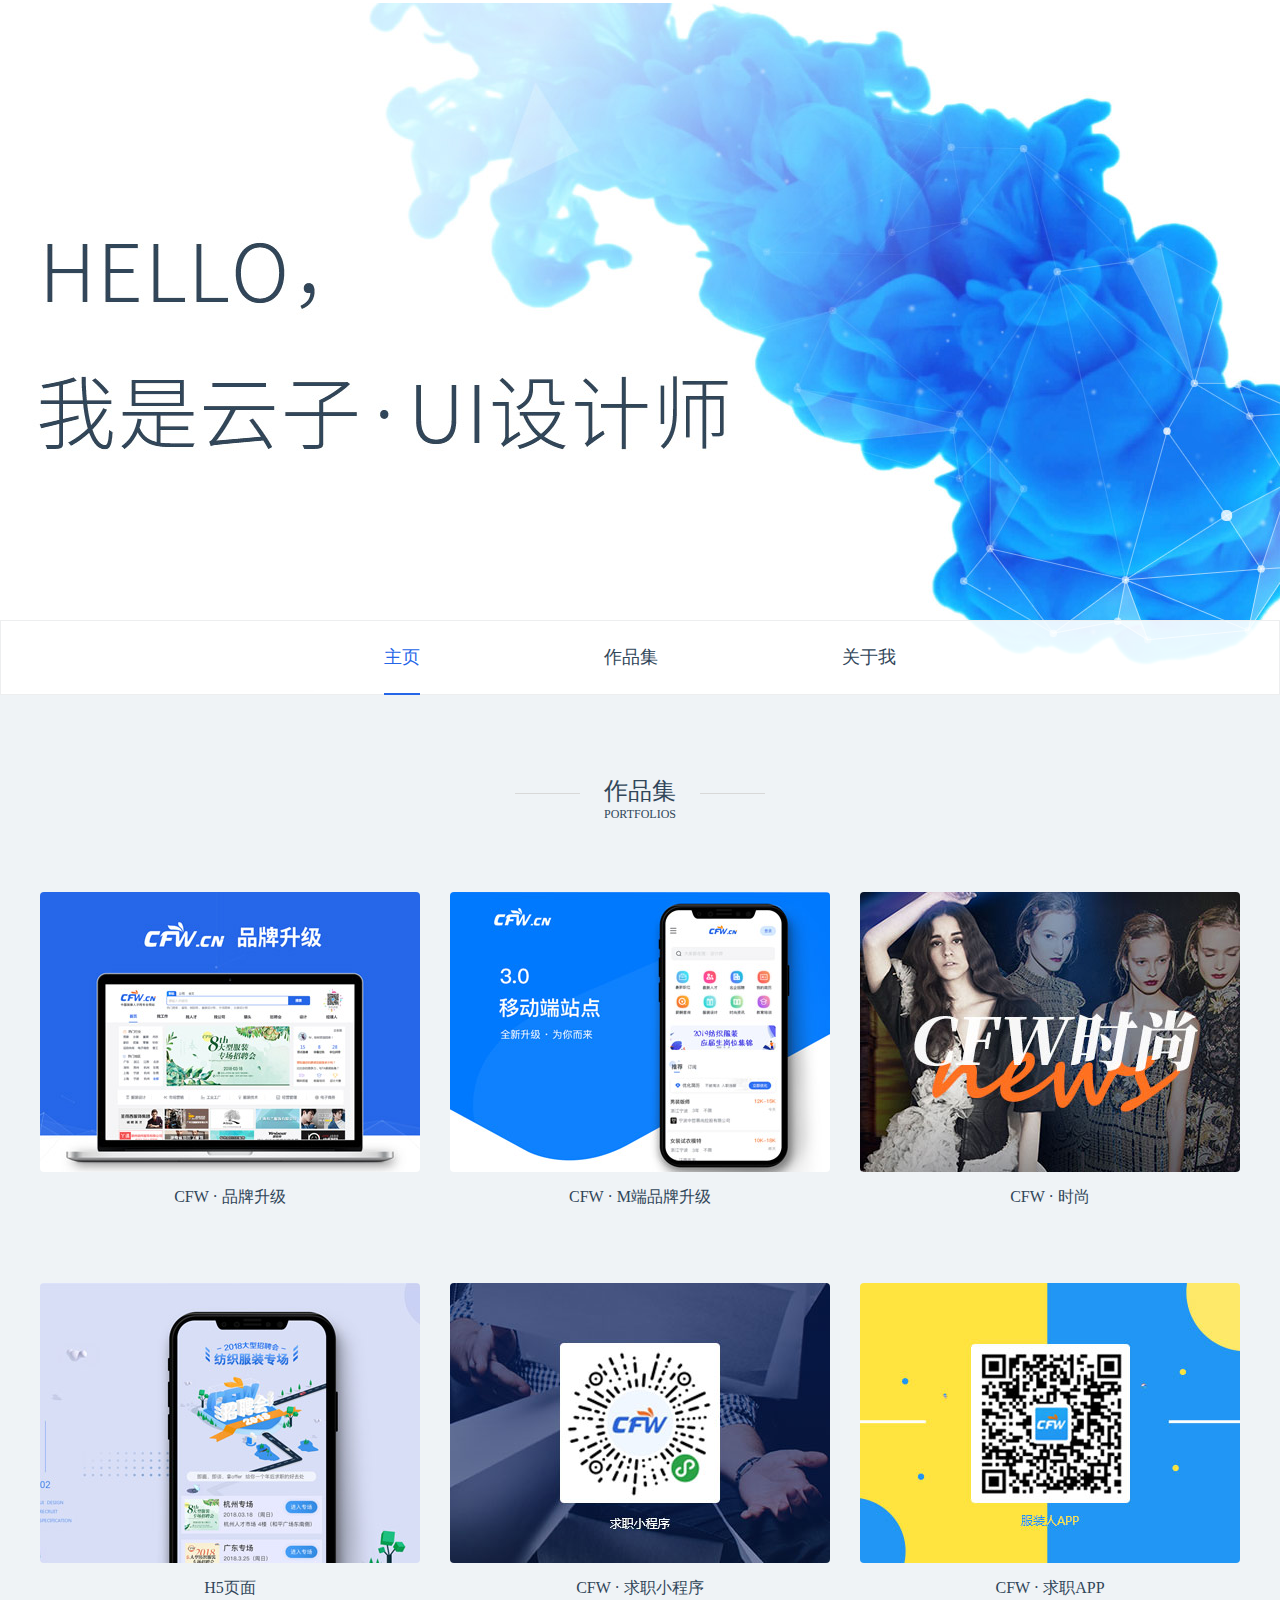
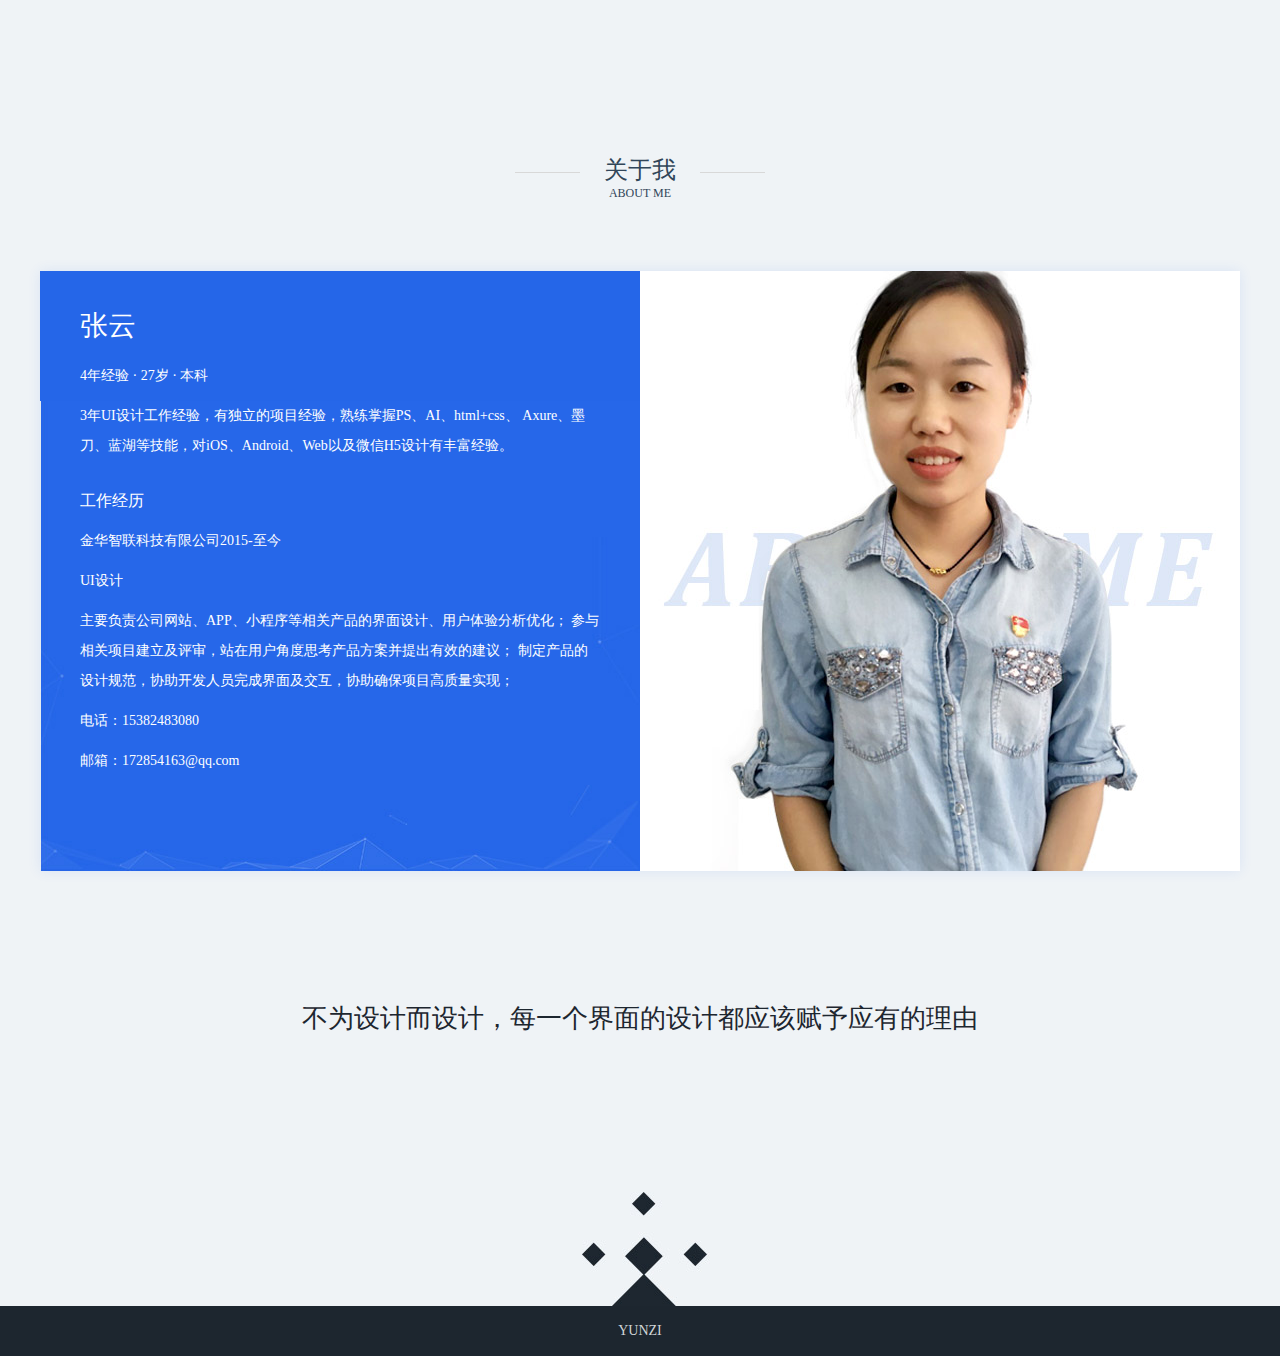
<file: index.html>
<!DOCTYPE html>
<html>
	<head>
		<meta charset="UTF-8">
		<title></title>
		<link rel="stylesheet" type="text/css" href="css/style.css"/>
	</head>
	<body>
		<div class="screen1" id="screen1">
			<ul class="nav" id="nav">
				<li class="current"><a href="#screen1">主页</a></li>			
				<li><a href="#work">作品集</a></li>
				<li><a href="#about">关于我</a></li>
			</ul>
		</div>
		<div class="screen2">
			<div class="wrap">	
				<div id="work">
				<div class="title">
					<h2>作品集<span>Portfolios</span></h2>
				</div>
				<ul class="post">
					<li>						
						<a class="cover" target="_blank" href="web.html">
							<p class="img"><img src="img/p1.jpg"></p>
							<p class="tit">CFW · 品牌升级</p>
						</a>
					</li>
					<li>						
						<a class="cover" target="_blank" href="m.html">
							<p class="img"><img src="img/p2.jpg"></p>
							<p class="tit">CFW · M端品牌升级</p>
						</a>
					</li>
					<li>
						<a class="cover" target="_blank" href="https://news.cfw.cn/">
							<p class="img"><img src="img/p4.jpg"></p>
							<p class="tit">CFW · 时尚</p>
						</a>
					</li>
					<li>
						<a class="cover" target="_blank" href="h5.html">
							<p class="img"><img src="img/p3.jpg"></p>
							<p class="tit">H5页面</p>
						</a>
					</li>
					<li>
						<a class="cover" href="javascript:void(0)">
							<p class="img"><img src="img/p5.jpg"></p>
							<p class="tit">CFW · 求职小程序</p>
						</a>
					</li>
					<li>
						<a class="cover" href="javascript:void(0)">
							<p class="img"><img src="img/p6.jpg"></p>
							<p class="tit">CFW · 求职APP</p>
						</a>
					</li>
				</ul>
				</div>
				<div id="about">
				<div class="title">
					<h2>关于我<span>about me </span></h2>
				</div>
				<div class="about">
					<div class="left">
						<p style="font-size: 28px; margin-bottom: 20px;">张云</p>
						<p>4年经验  ·  27岁  ·  本科</p>
						<p>3年UI设计工作经验，有独立的项目经验，熟练掌握PS、AI、html+css、
	Axure、墨刀、蓝湖等技能，对iOS、Android、Web以及微信H5设计有丰富经验。</p>
						<p  style="font-size: 16px; margin-top: 25px;">工作经历</p>
						<p>金华智联科技有限公司<span>2015-至今</span></p>
						<p>UI设计</p>
						<p>主要负责公司网站、APP、小程序等相关产品的界面设计、用户体验分析优化；
	参与相关项目建立及评审，站在用户角度思考产品方案并提出有效的建议；
	制定产品的设计规范，协助开发人员完成界面及交互，协助确保项目高质量实现；
	</p>
						<p>电话：15382483080</p>
						<p>邮箱：172854163@qq.com</p>
					</div>
					<div class="photo">
						<img src="img/photo.jpg" />
					</div>
				</div>			
				<p class="idea">不为设计而设计，每一个界面的设计都应该赋予应有的理由</p>
				</div>
			</div>
		</div>
		<div class="foot">YUNZI</div>
		<script type="text/javascript" src="js/jquery-1.11.2.min.js"></script>
		<script type="text/javascript" src="js/jquery.nav.js"></script>
		<script>
			 $(window).scroll(function() {
				t = $(document).scrollTop();
				if(t > 600) {
					$('.nav').addClass('roll');
				} else {
					$('.nav').removeClass('roll');
				}
			})
			
				
			$('#nav').onePageNav();
		
		</script>
	</body>
</html>
</file>
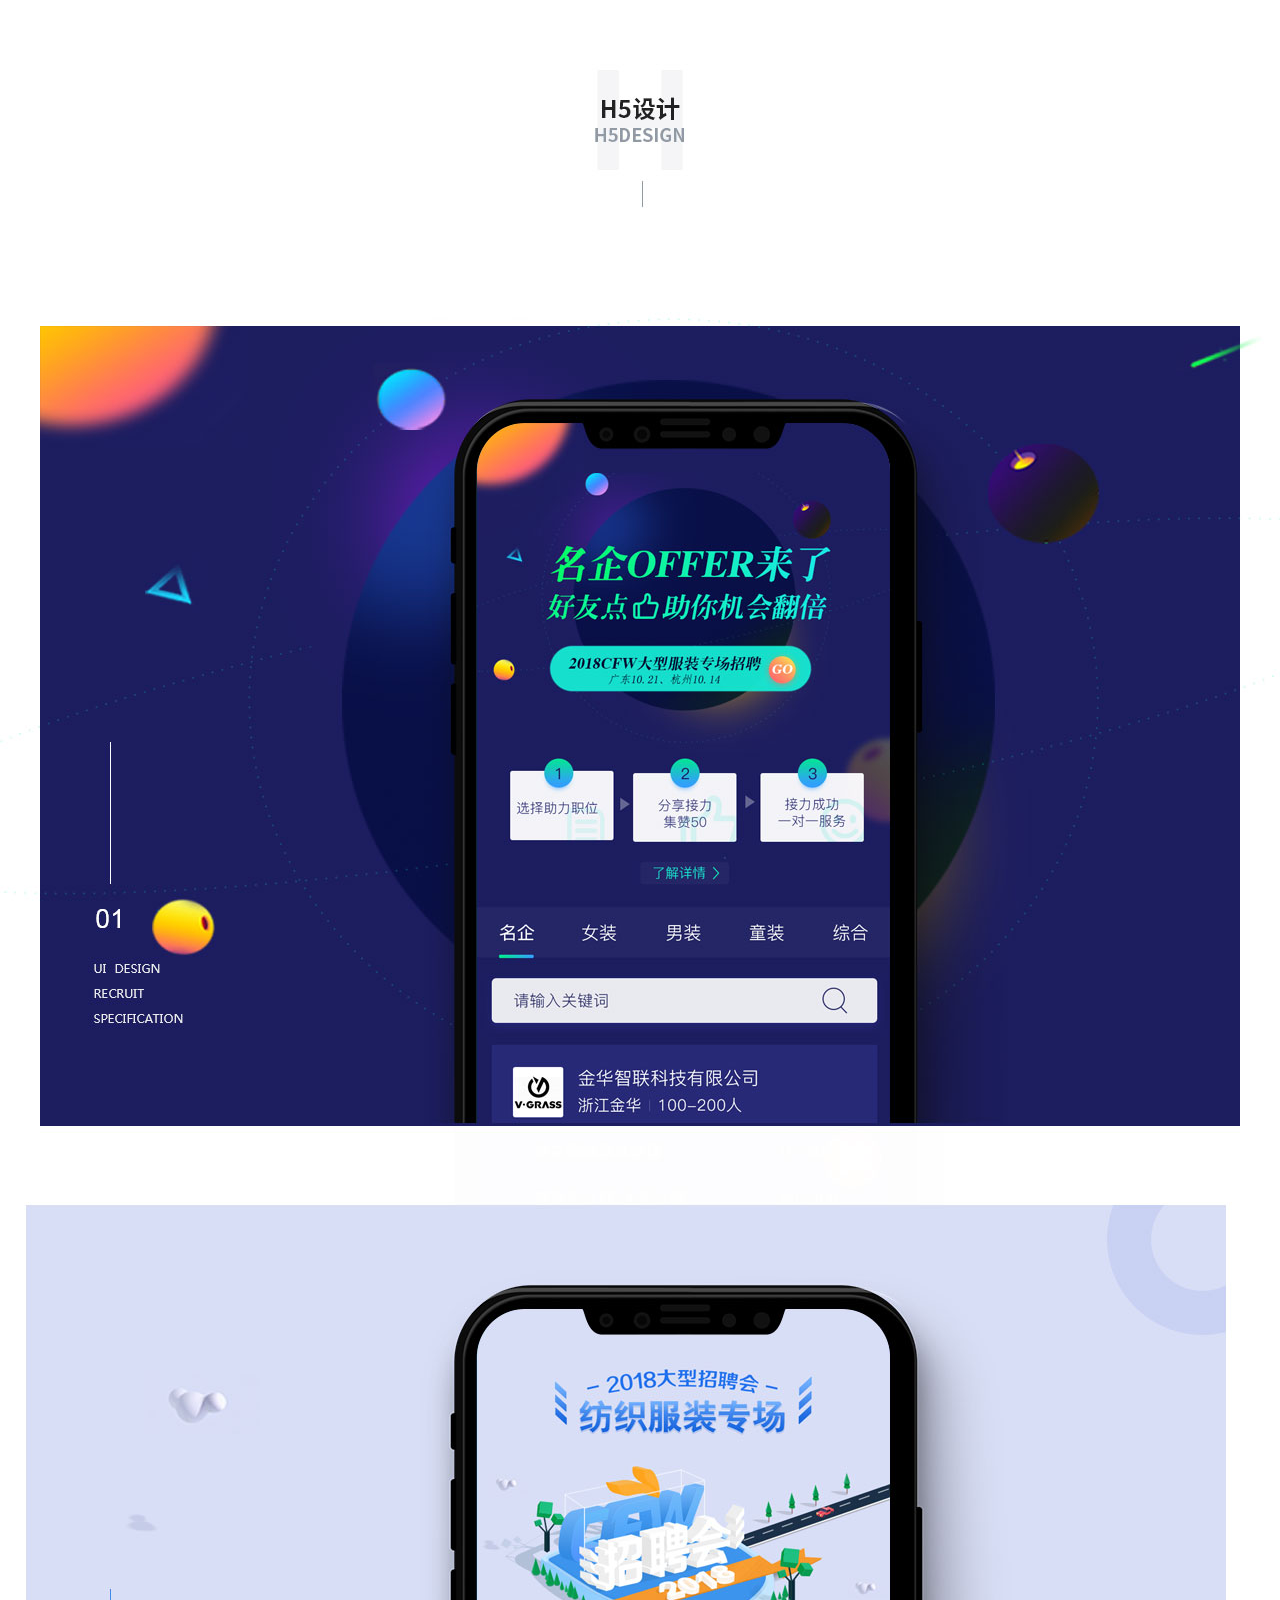
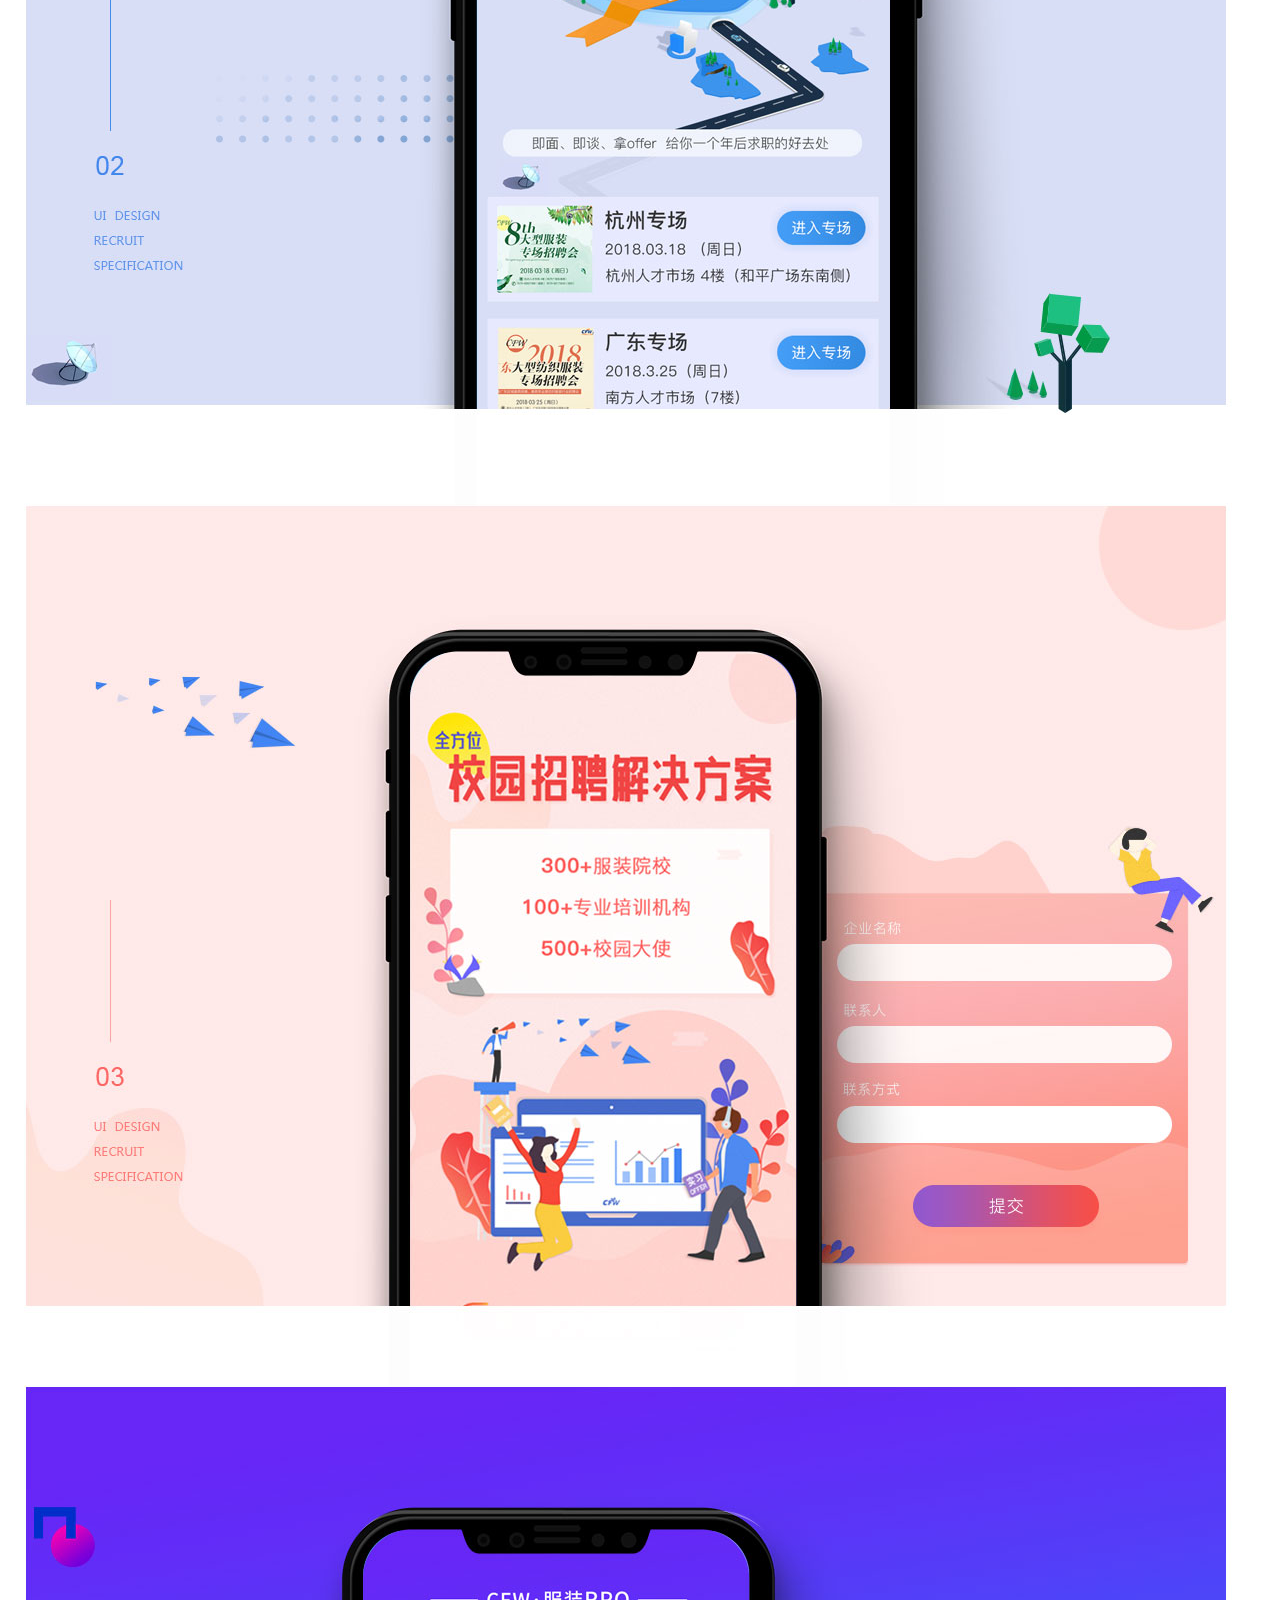
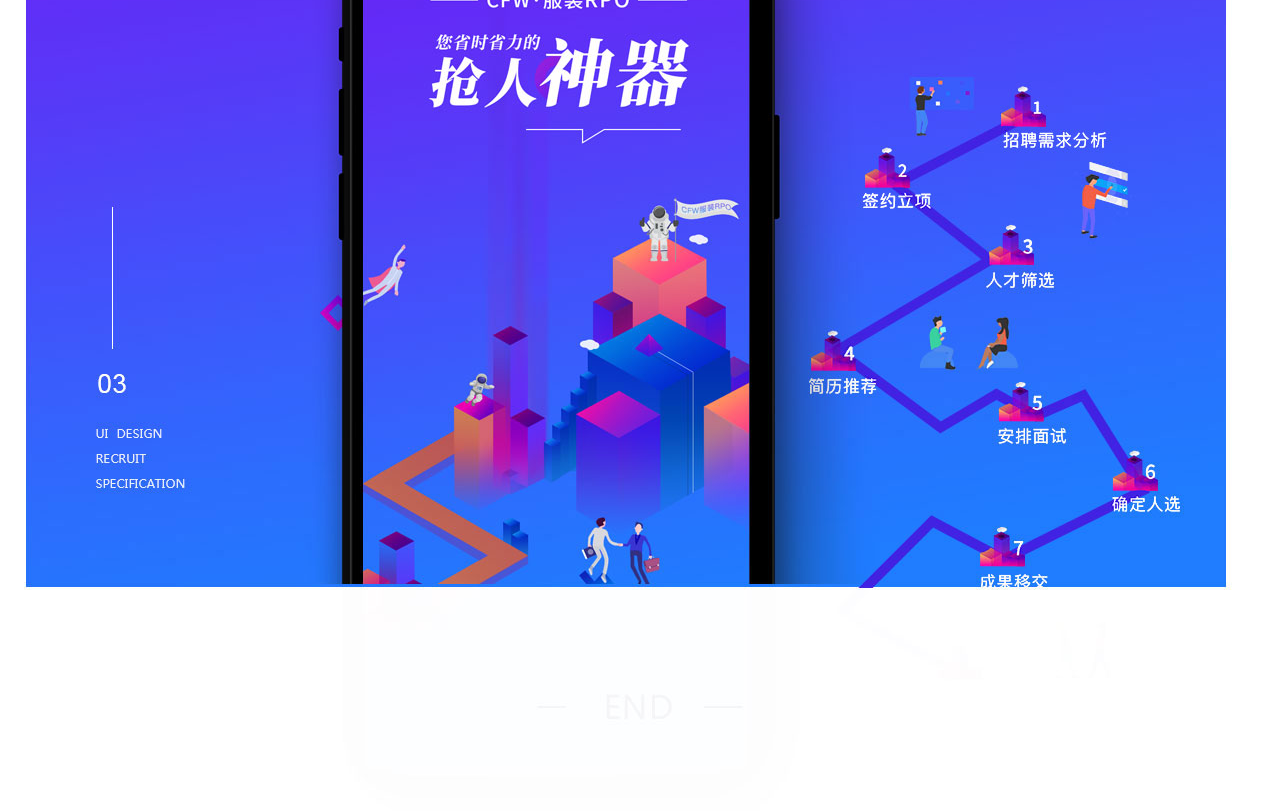
<file: h5.html>
<!DOCTYPE html>
<html>
	<head>
		<meta charset="UTF-8">
		<title></title>
		<style>
			* {margin: 0;padding: 0;}
			p{height: 573px; background-repeat: no-repeat;background-position: center;}
		</style>
	</head>
	<body>
		<p style="background-image: url(img/H5/h5_01.jpg) ;"></p>
		<p style="background-image: url(img/H5/h5_02.jpg) ;"></p>
		<p style="background-image: url(img/H5/h5_03.jpg) ;"></p>
		<p style="background-image: url(img/H5/h5_04.jpg) ;"></p>
		<p style="background-image: url(img/H5/h5_05.jpg) ;"></p>
		<p style="background-image: url(img/H5/h5_06.jpg) ;"></p>
		<p style="background-image: url(img/H5/h5_07.jpg) ;"></p>
		
		
		
		
	
		
	</body>
</html>
</file>
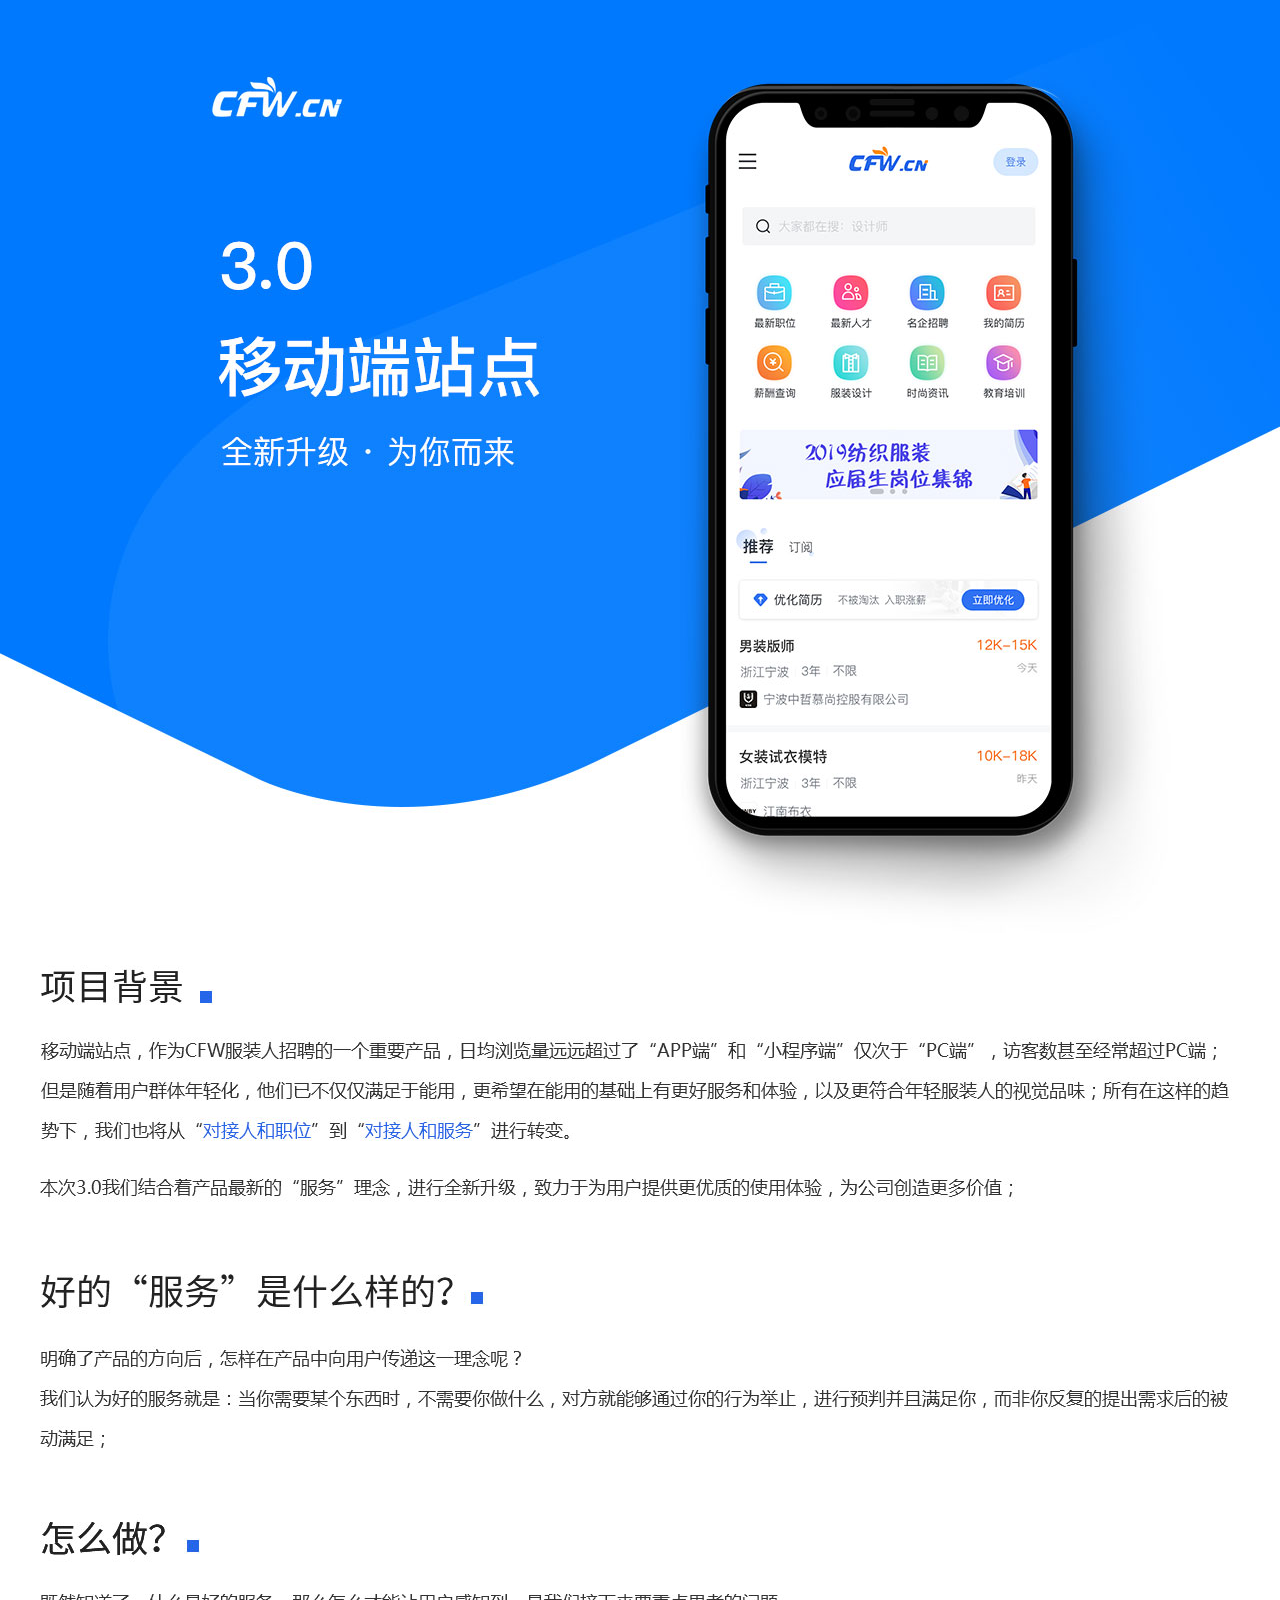
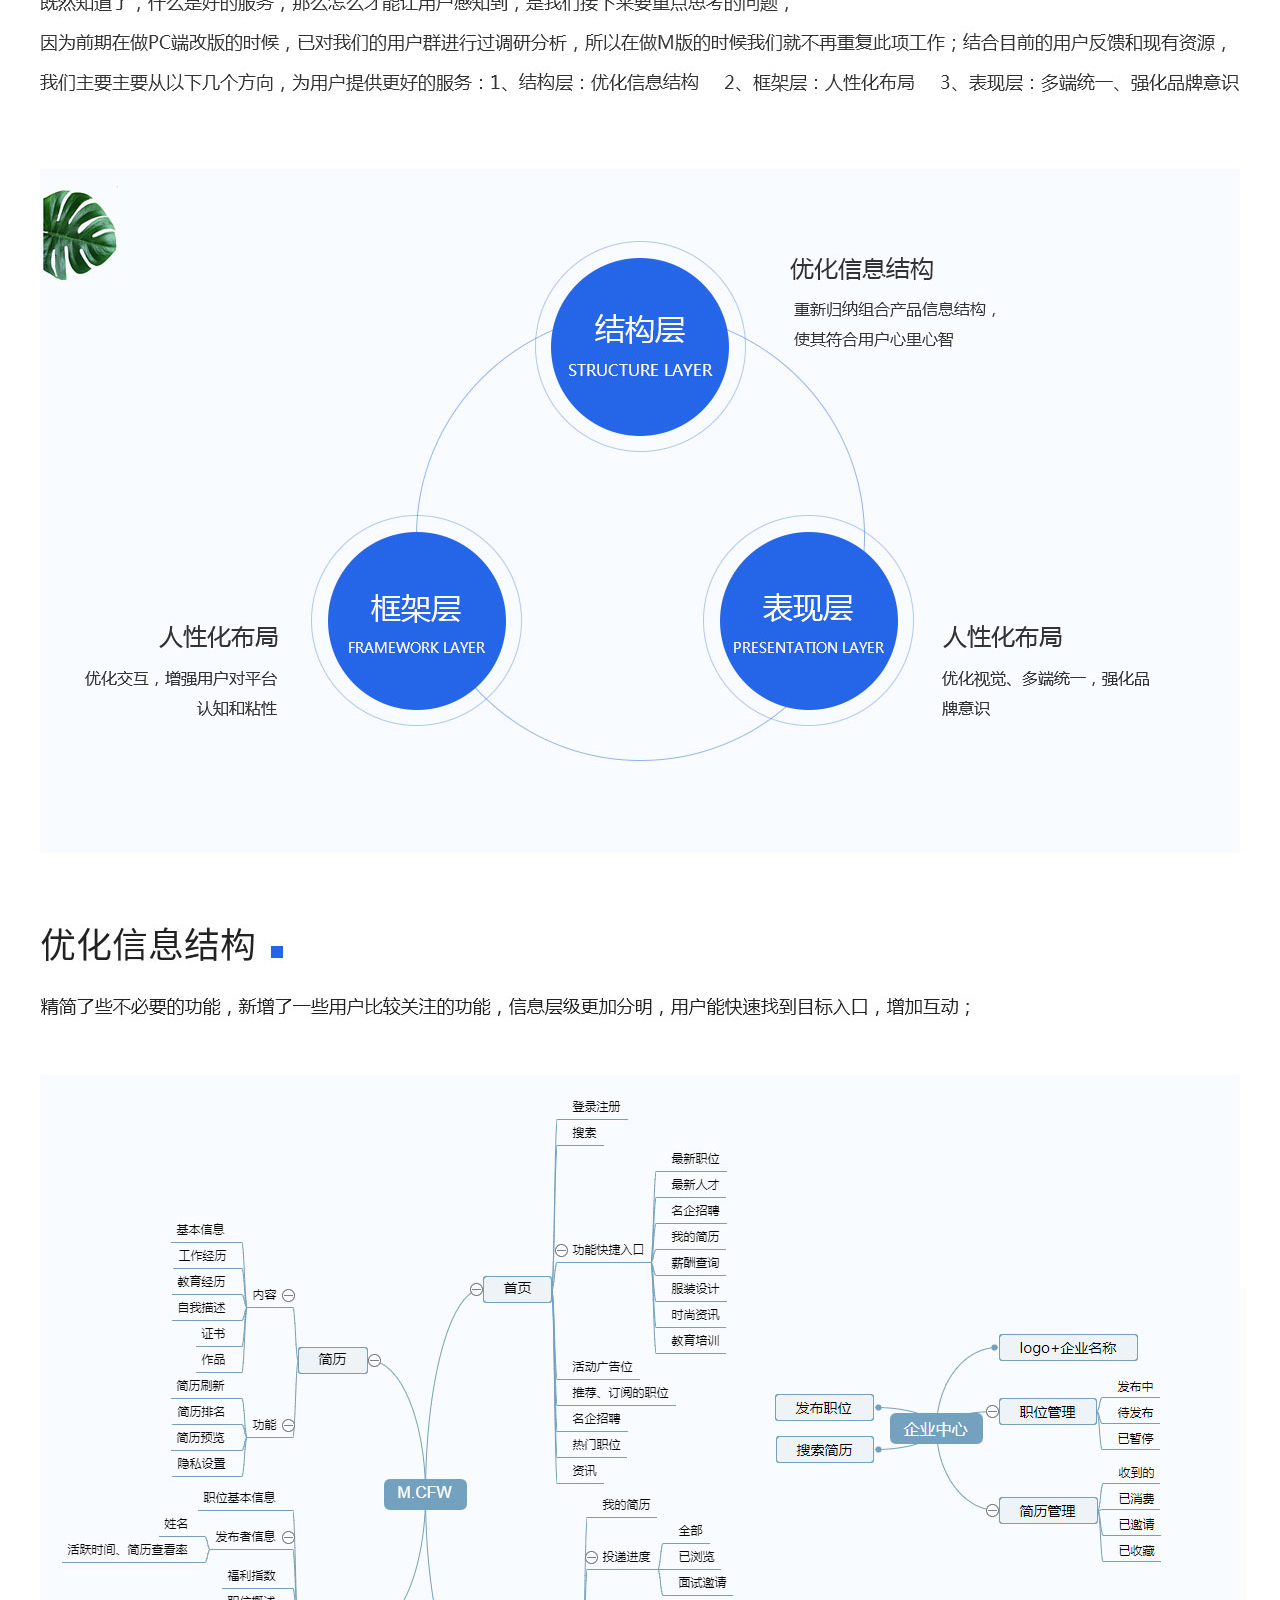
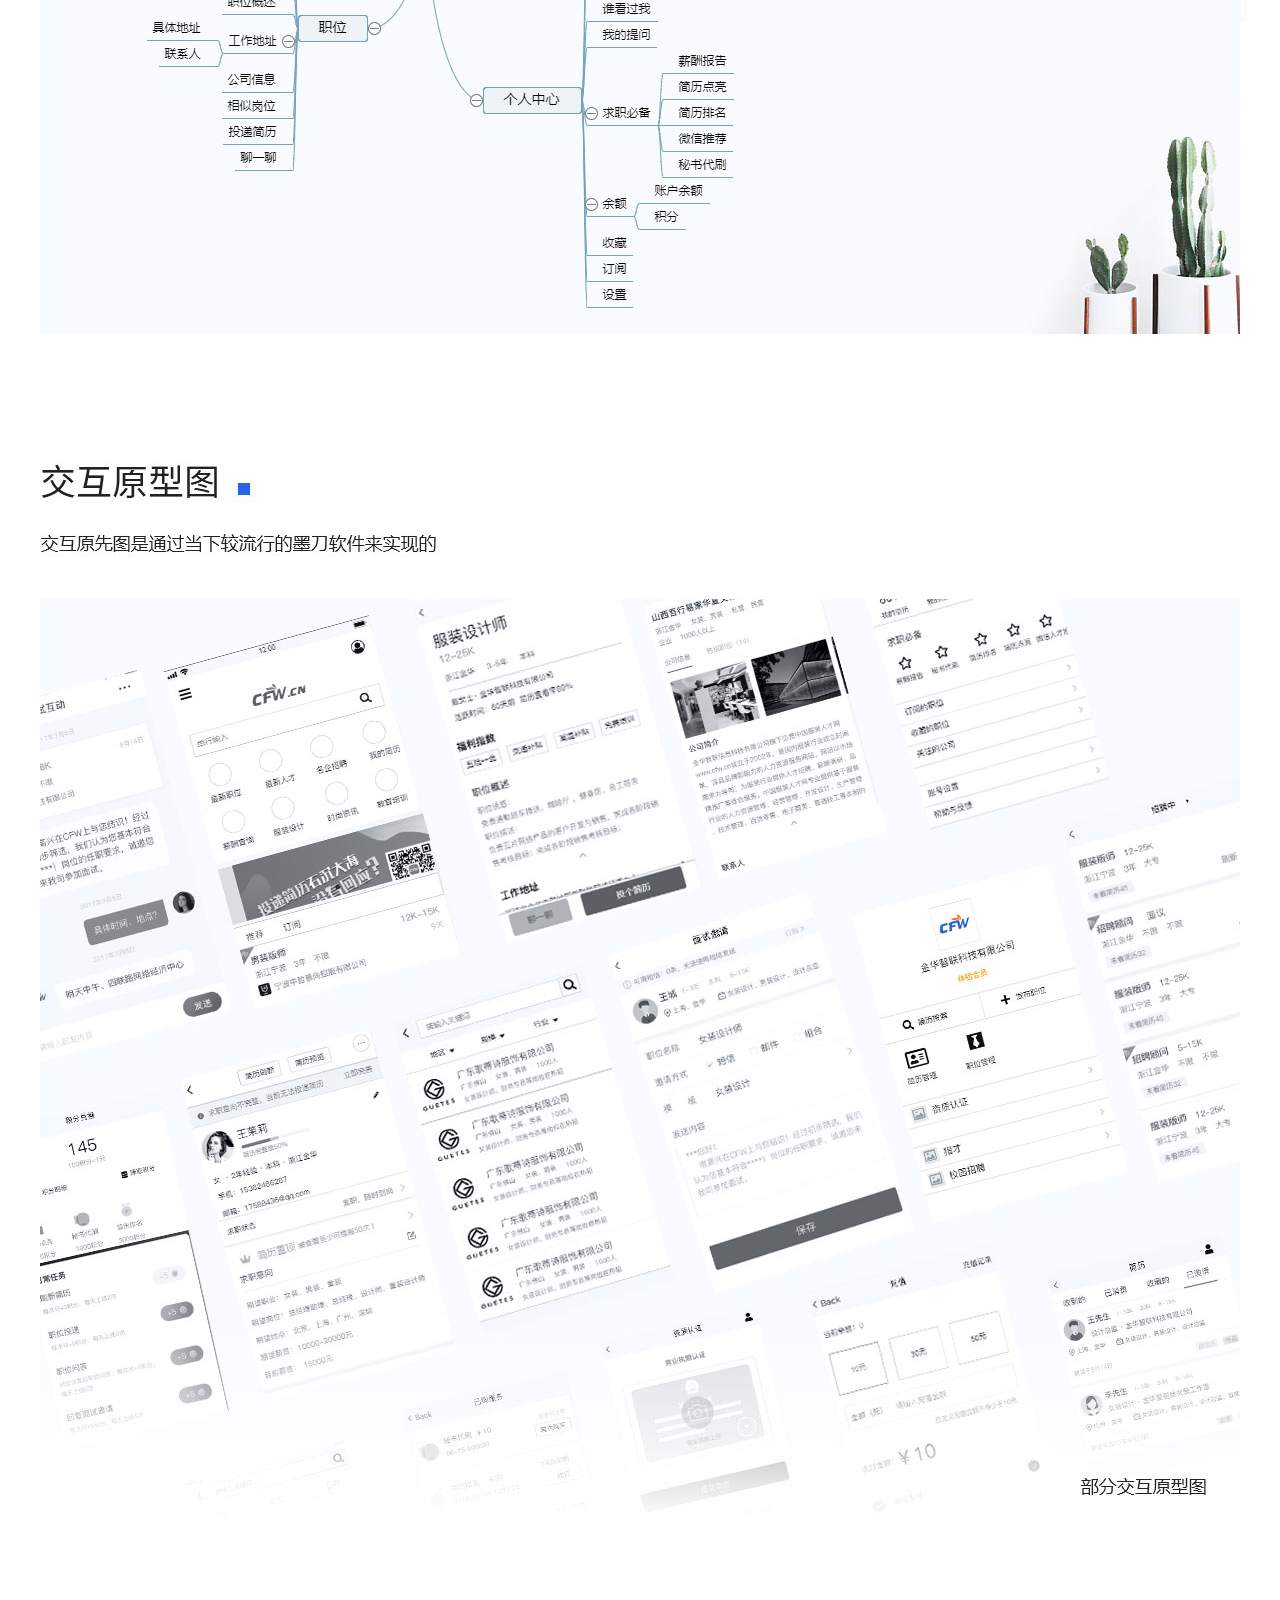
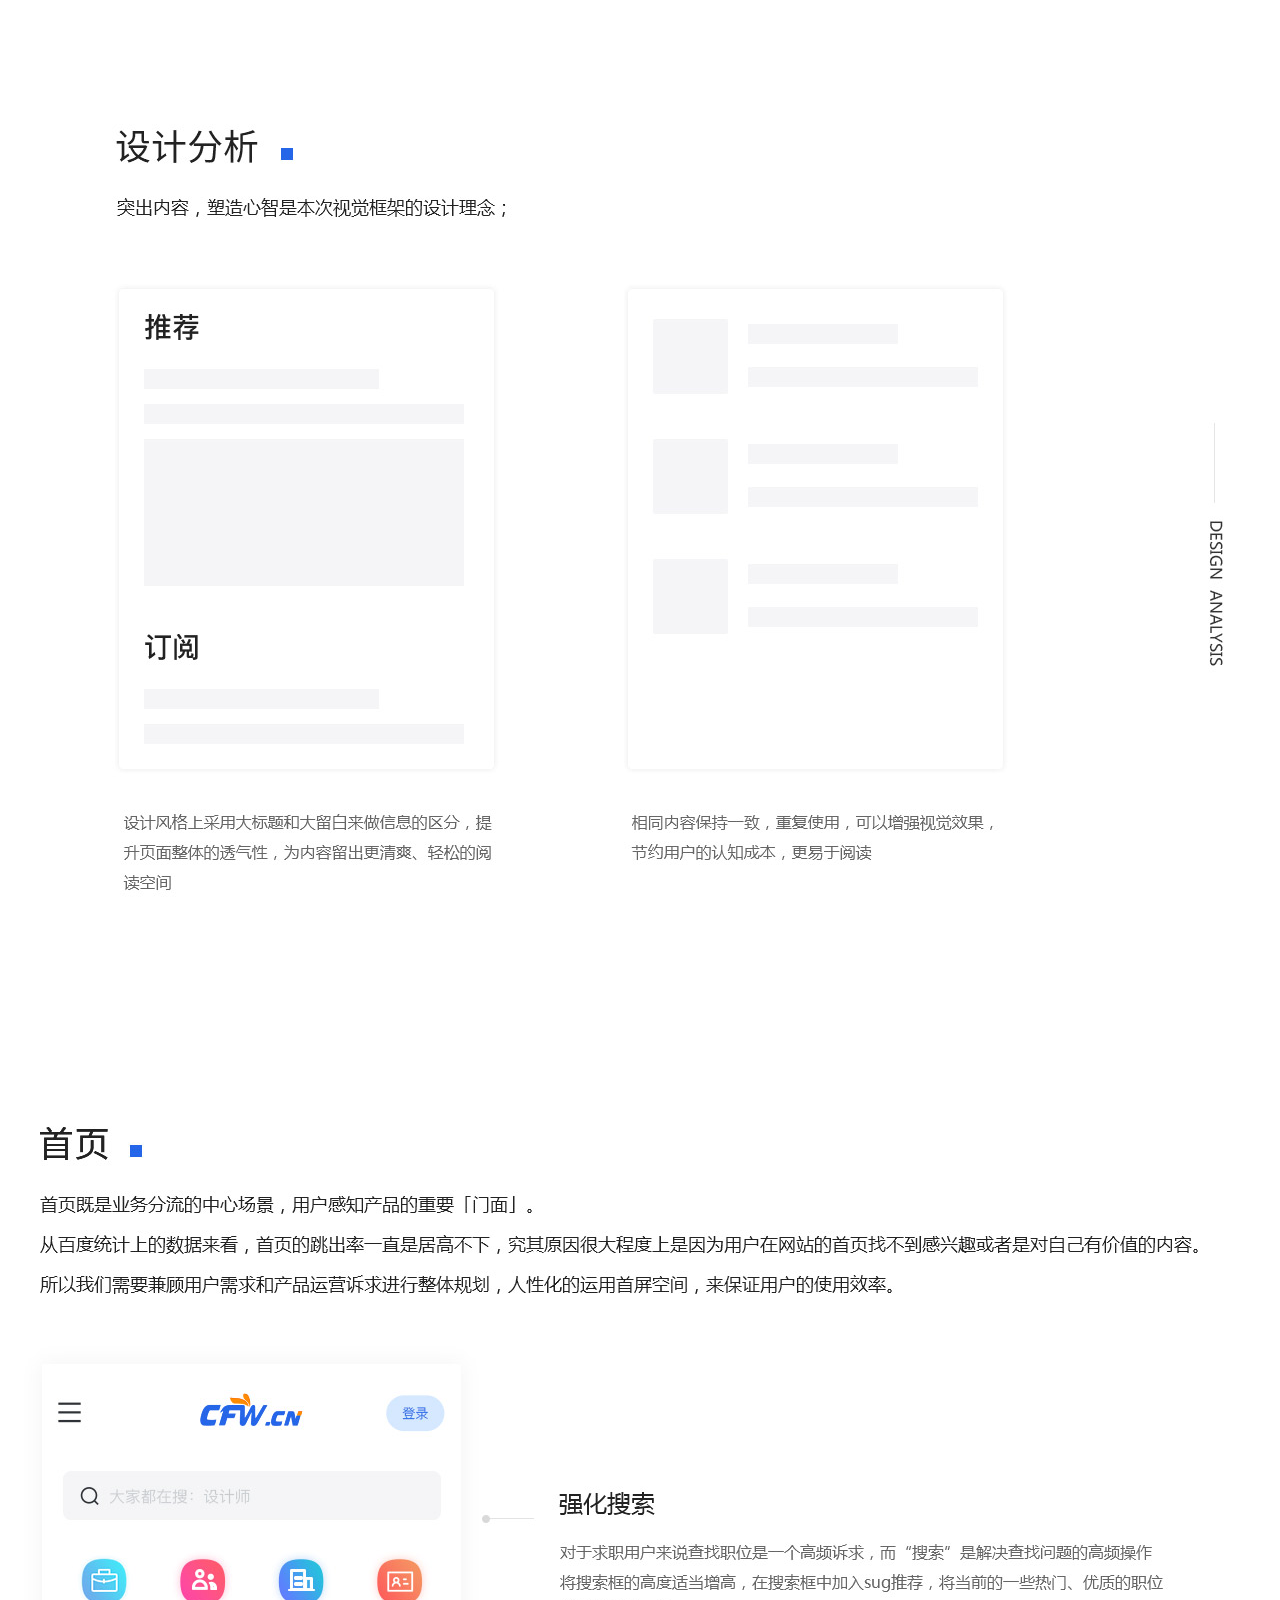
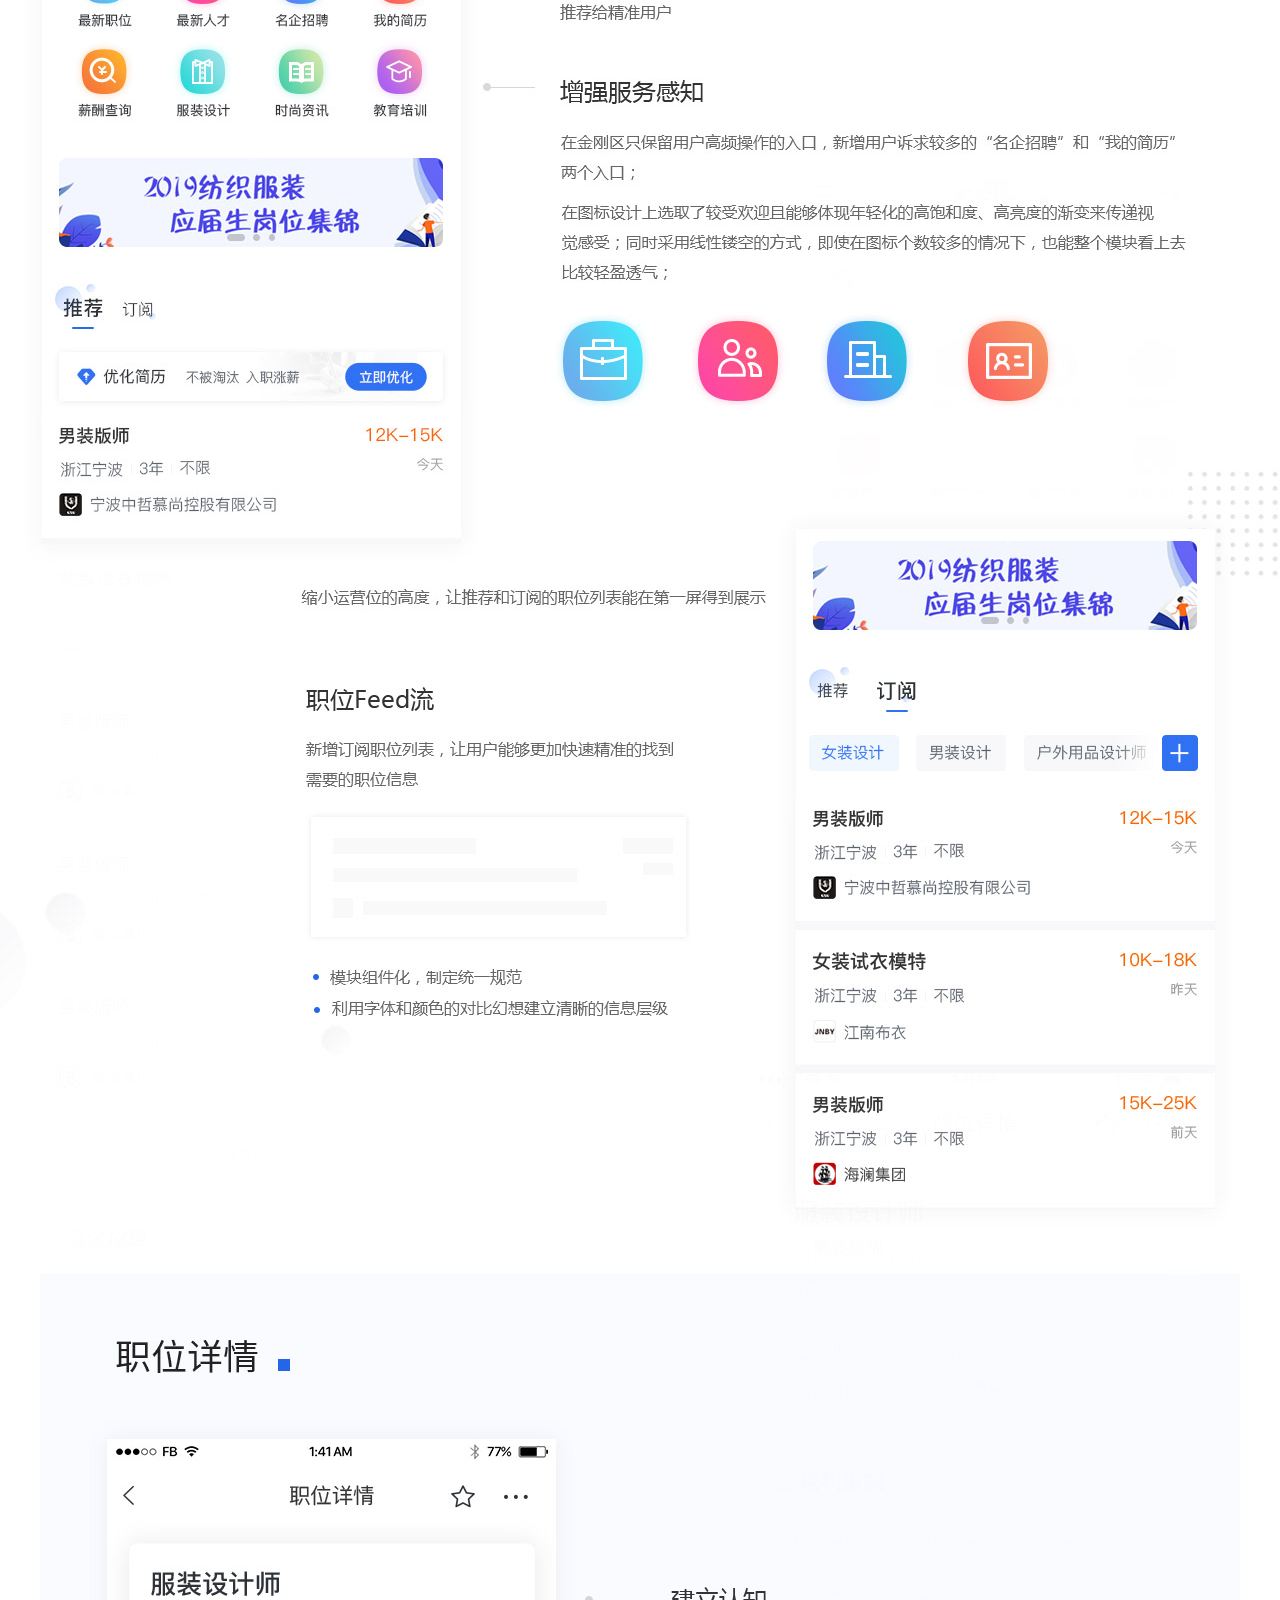
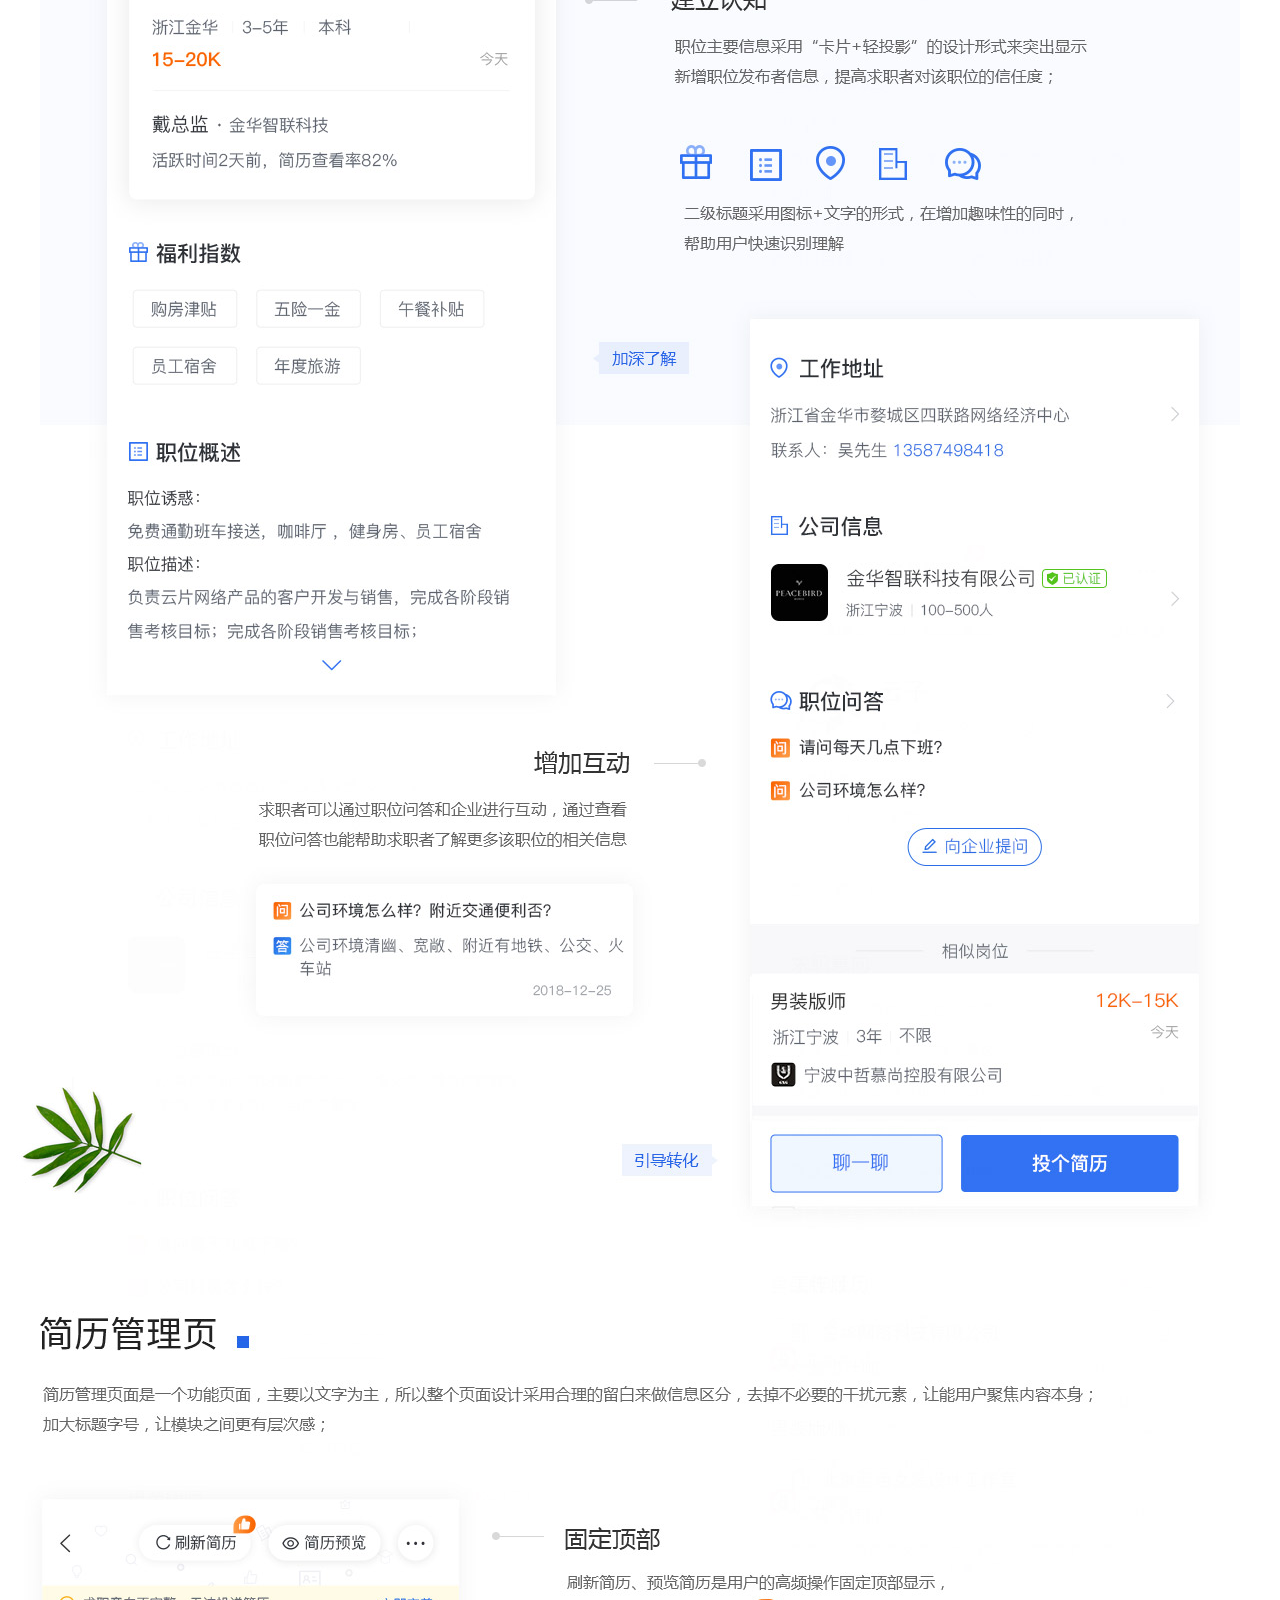
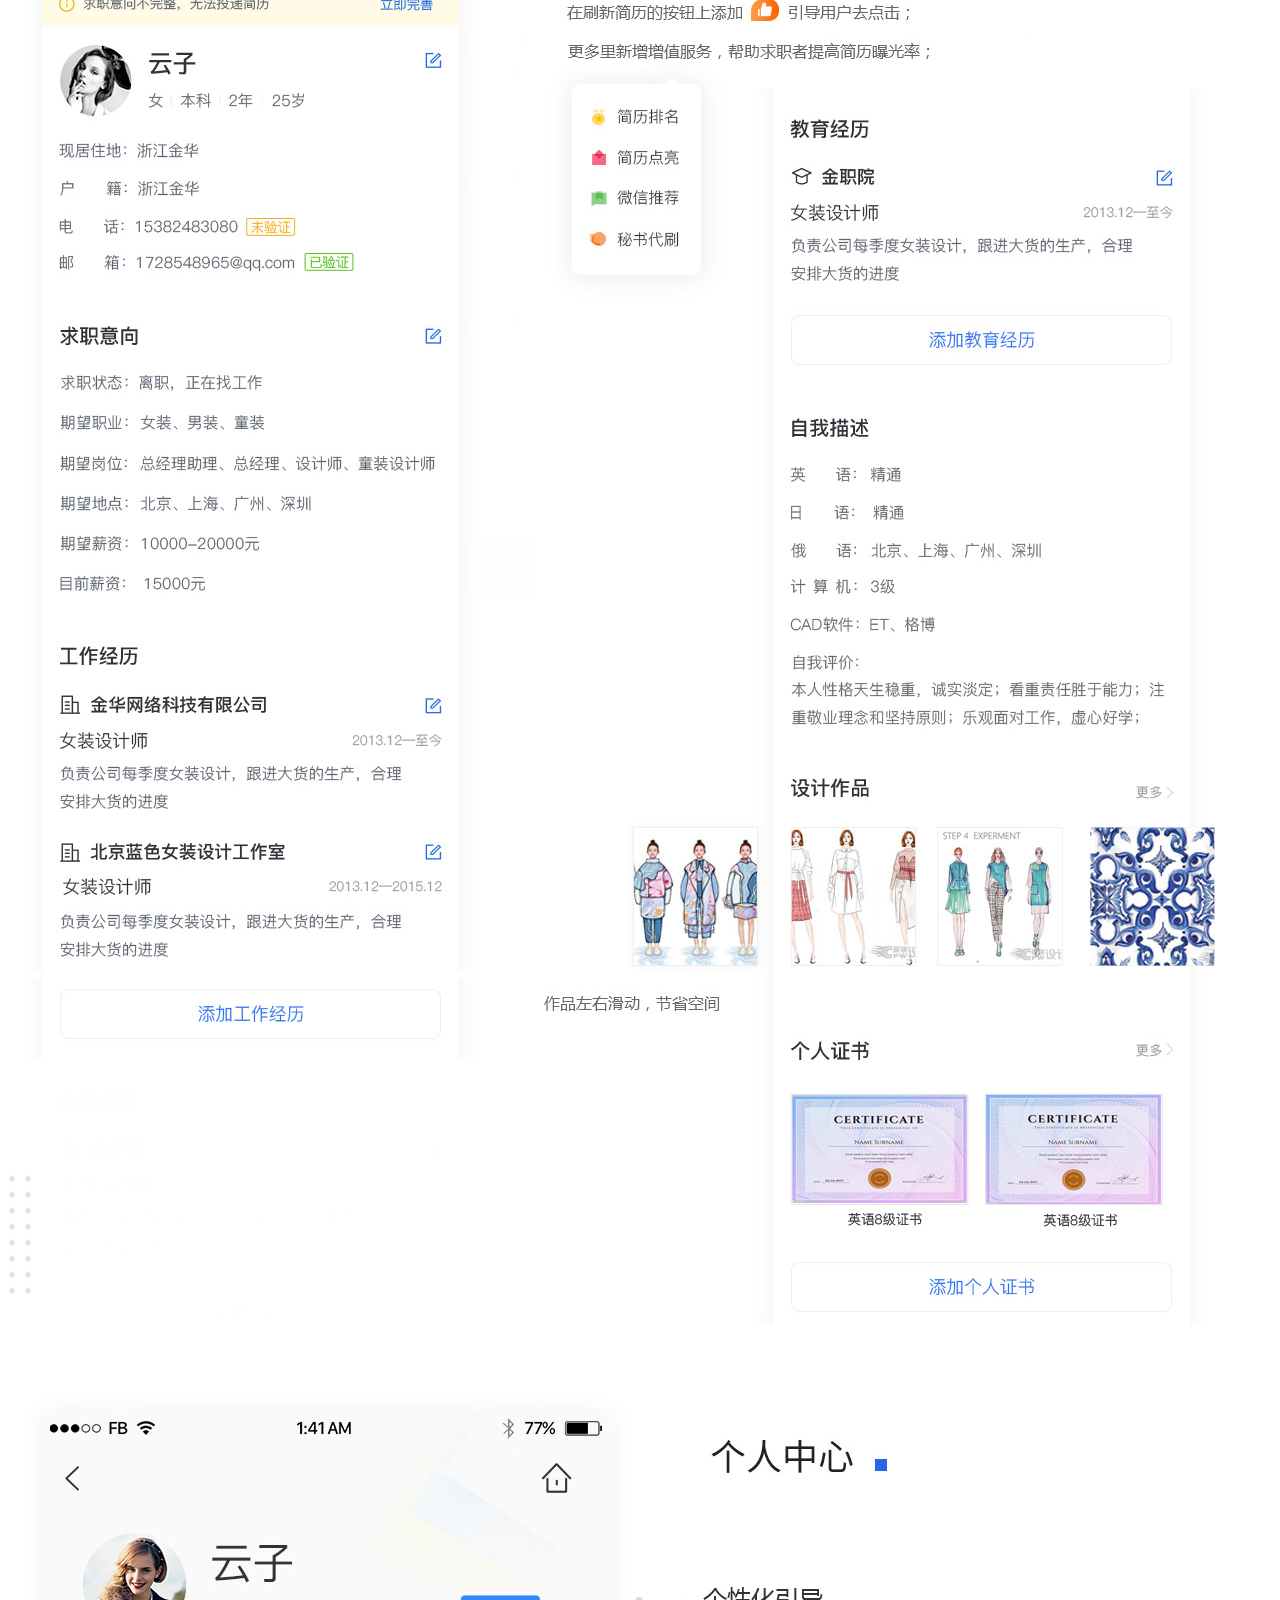
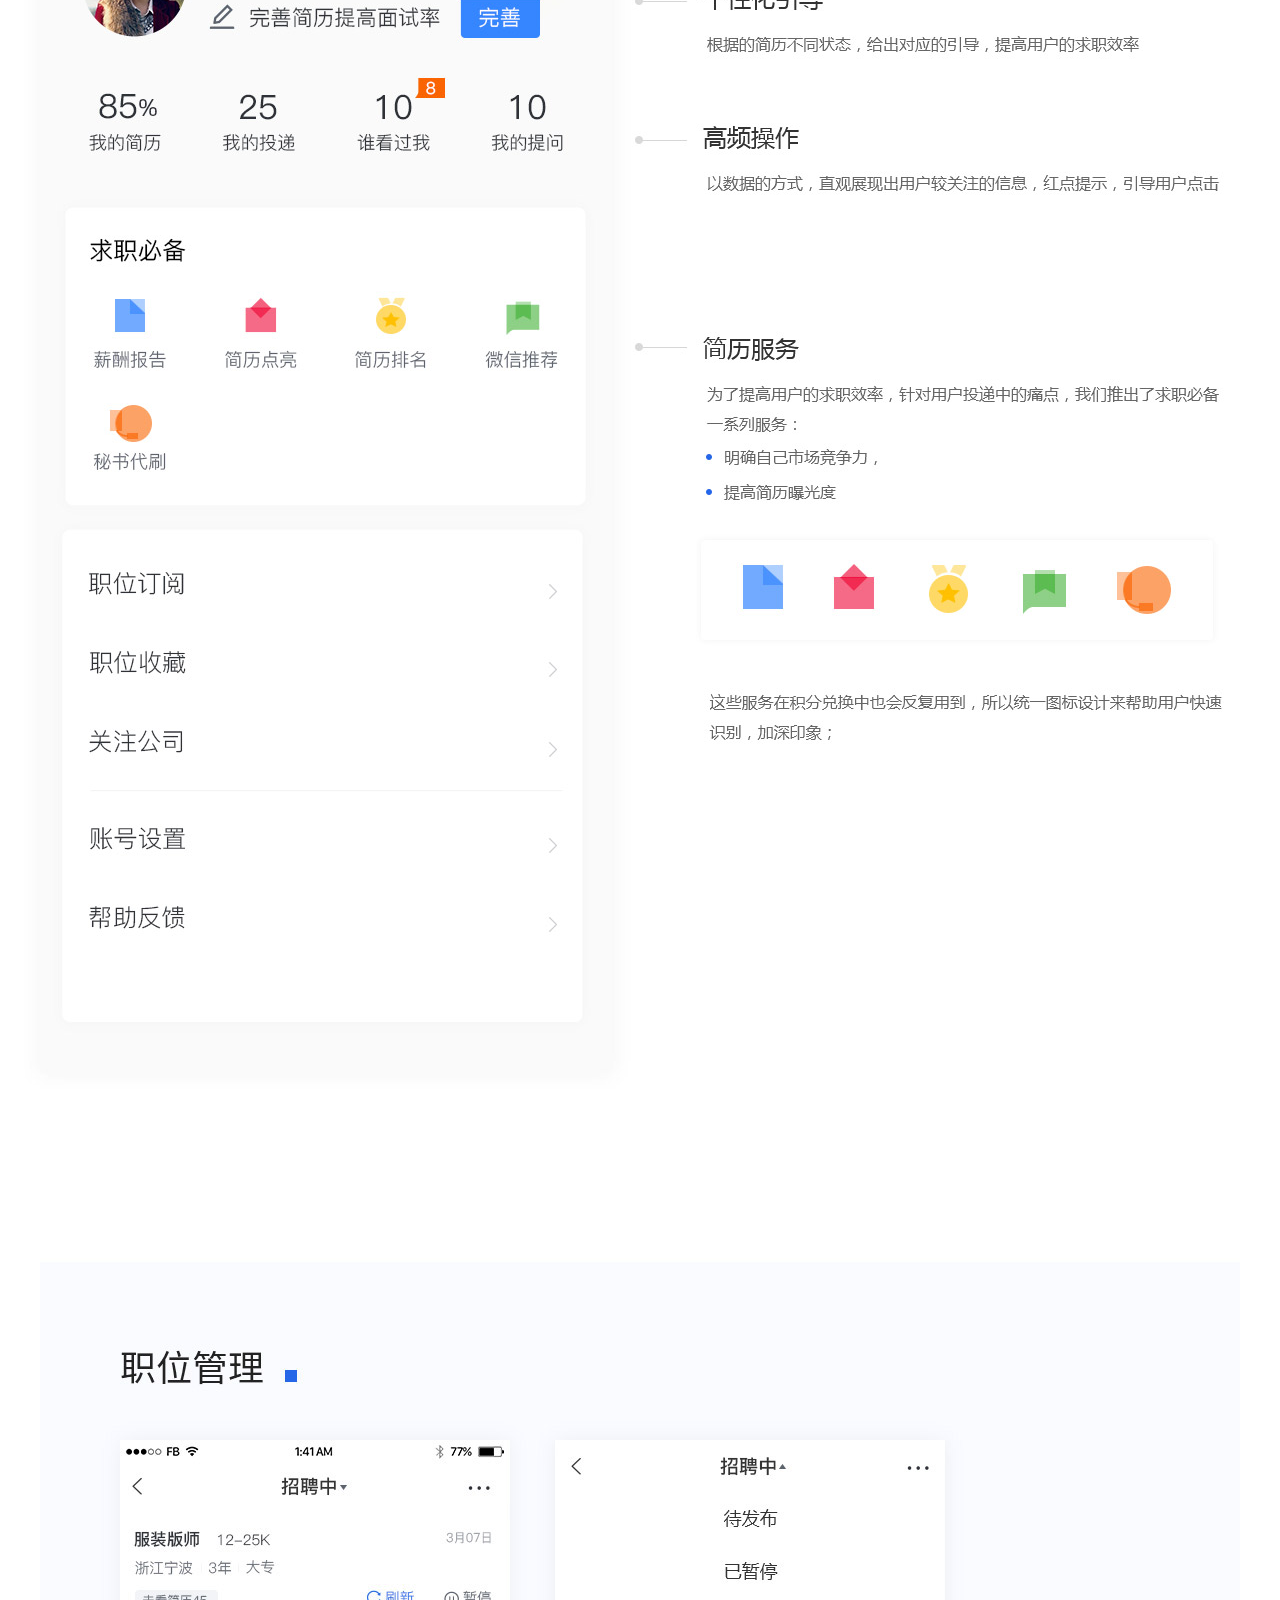
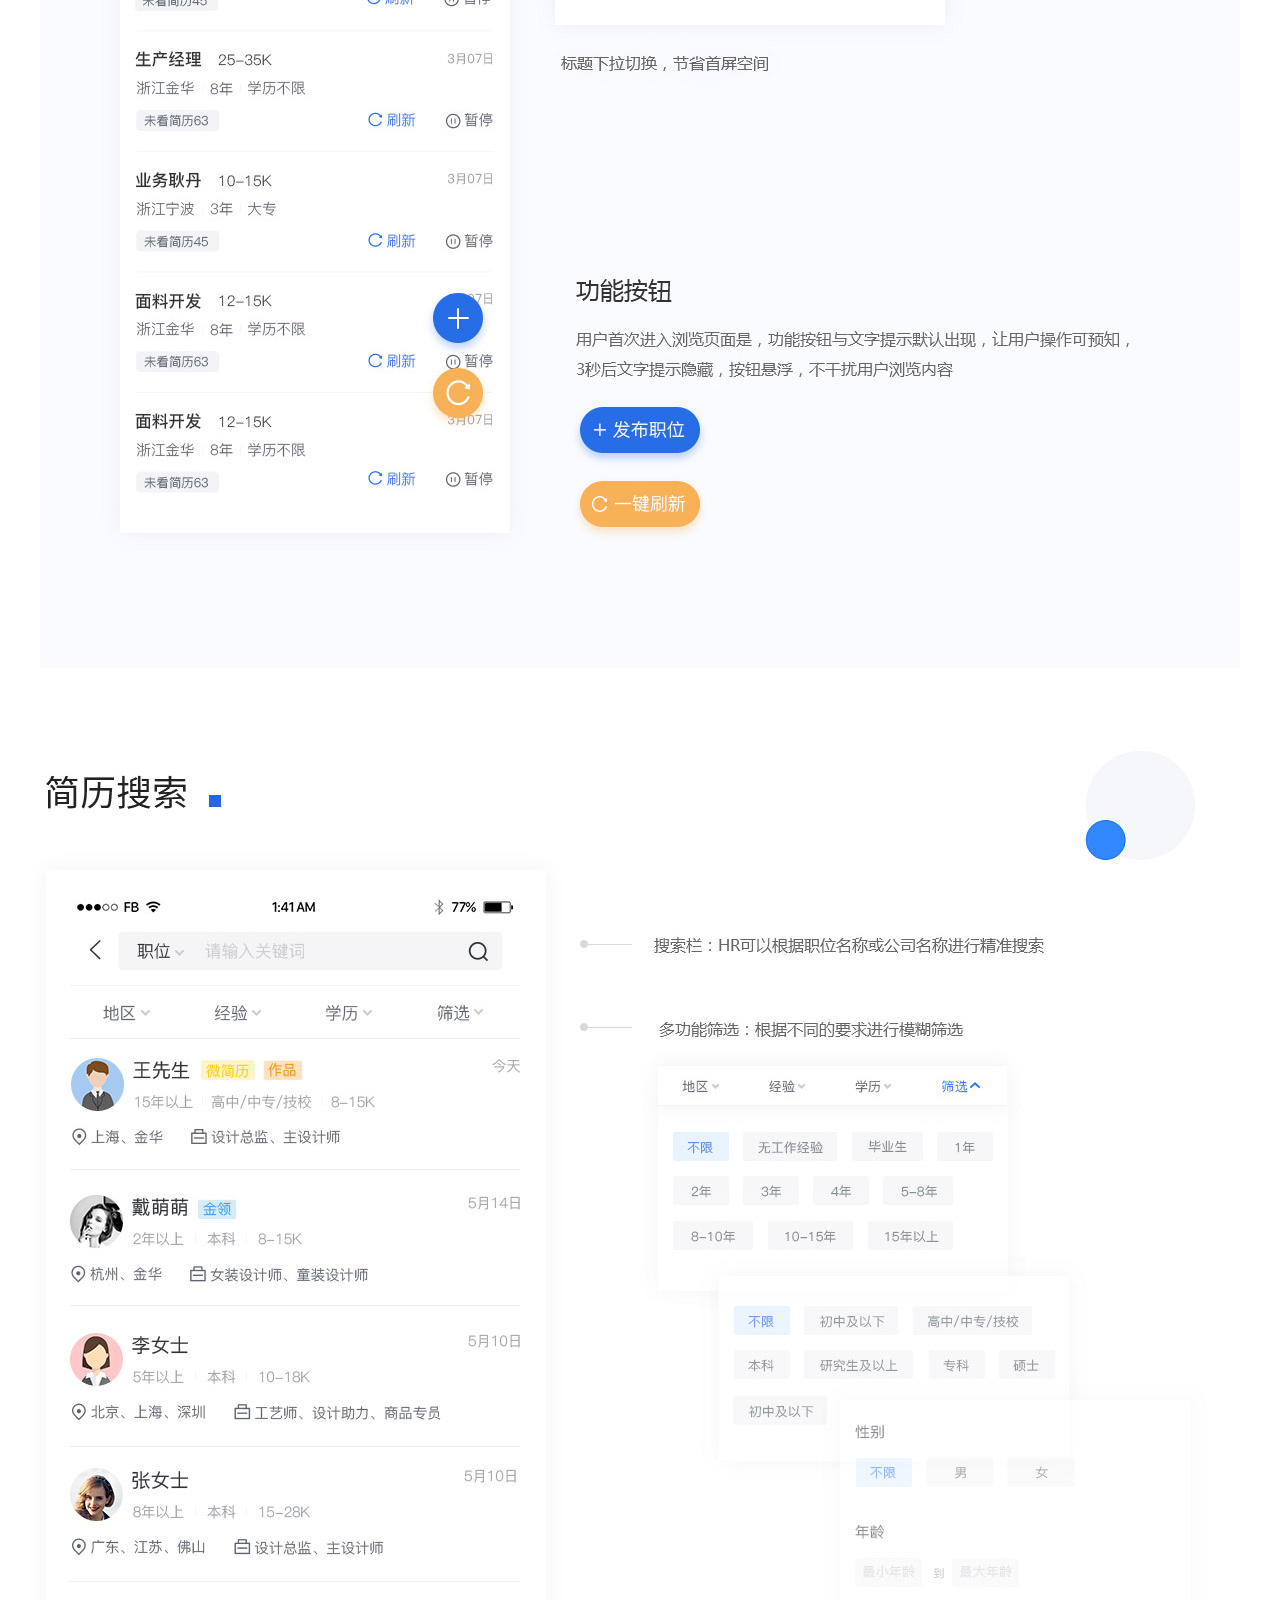
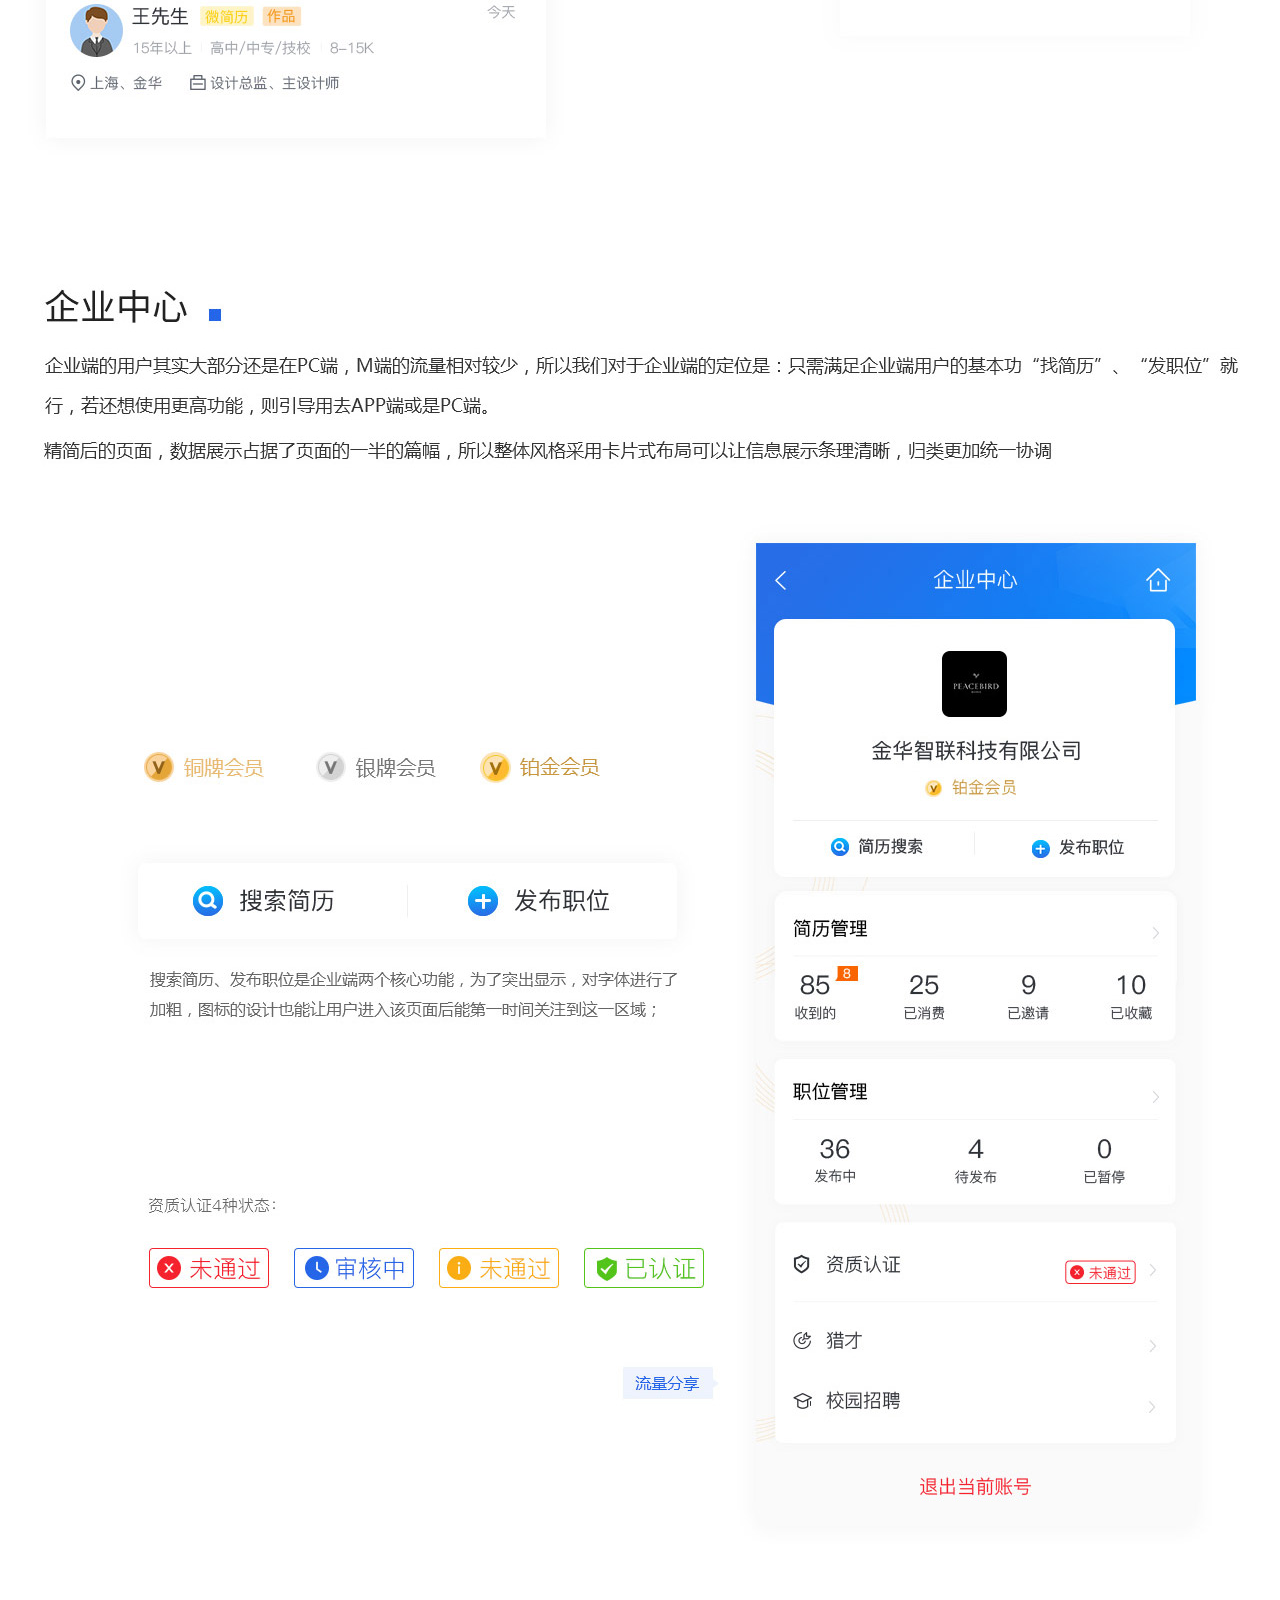
<file: m.html>
<!DOCTYPE html>
<html>
	<head>
		<meta charset="UTF-8">
		<title></title>
		<style>
			* {margin: 0;padding: 0;}
			p{height: 573px; background-repeat: no-repeat;background-position: center;}
		</style>
	</head>
	<body>
		<p style="background-image: url(img/m/cfw_m_01.jpg) ;"></p>
		<p style="background-image: url(img/m/cfw_m_02.jpg) ;"></p>
		<p style="background-image: url(img/m/cfw_m_03.jpg) ;"></p>
		<p style="background-image: url(img/m/cfw_m_04.jpg) ;"></p>
		<p style="background-image: url(img/m/cfw_m_05.jpg) ;"></p>
		<p style="background-image: url(img/m/cfw_m_06.jpg) ;"></p>
		<p style="background-image: url(img/m/cfw_m_07.jpg) ;"></p>
		<p style="background-image: url(img/m/cfw_m_08.jpg) ;"></p>
		<p style="height:196px; background-image: url(img/m/cfw_m_09.jpg) ;"></p>
		<p style="background-image: url(img/m/cfw_m2_01.jpg) ;"></p>
		<p style="background-image: url(img/m/cfw_m2_02.jpg) ;"></p>
		<p style="background-image: url(img/m/cfw_m2_03.jpg) ;"></p>
		<p style="background-image: url(img/m/cfw_m2_04.jpg) ;"></p>
		<p style="background-image: url(img/m/cfw_m2_05.jpg) ;"></p>
		<p style="background-image: url(img/m/cfw_m2_06.jpg) ;"></p>
		<p style="background-image: url(img/m/cfw_m2_07.jpg) ;"></p>
		<p style="background-image: url(img/m/cfw_m2_08.jpg) ;"></p>
		<p style="background-image: url(img/m/cfw_m2_09.jpg) ;"></p>
		<p style="background-image: url(img/m/cfw_m2_10.jpg) ;"></p>
		<p style="background-image: url(img/m/cfw_m2_11.jpg) ;"></p>
		<p style="background-image: url(img/m/cfw_m2_12.jpg) ;"></p>
		<p style="background-image: url(img/m/cfw_m2_13.jpg) ;"></p>
		<p style="height: 83px; background-image: url(img/m/cfw_m2_14.jpg) ;"></p>
		
		<p style="background-image: url(img/m/cfw_m3_01.jpg) ;"></p>
		<p style="background-image: url(img/m/cfw_m3_02.jpg) ;"></p>
		<p style="background-image: url(img/m/cfw_m3_03.jpg) ;"></p>
		<p style="background-image: url(img/m/cfw_m3_04.jpg) ;"></p>
		<p style="background-image: url(img/m/cfw_m3_05.jpg) ;"></p>
		<p style="background-image: url(img/m/cfw_m3_06.jpg) ;"></p>
		<p style="background-image: url(img/m/cfw_m3_07.jpg) ;"></p>
		<p style="background-image: url(img/m/cfw_m3_08.jpg) ;"></p>
		<p style="background-image: url(img/m/cfw_m3_09.jpg) ;"></p>
		<p style="background-image: url(img/m/cfw_m3_10.jpg) ;"></p>
		<p style="background-image: url(img/m/cfw_m3_11.jpg) ;"></p>
		<p style="background-image: url(img/m/cfw_m3_12.jpg) ;"></p>
		<p style="background-image: url(img/m/cfw_m3_13.jpg) ;"></p>
		<p style="background-image: url(img/m/cfw_m3_14.jpg) ;"></p>
		<p style="height: 358px;background-image: url(img/m/cfw_m3_15.jpg) ;"></p>
		
		<p style="background-image: url(img/m/cfw_m4_01.jpg) ;"></p>
		<p style="background-image: url(img/m/cfw_m4_02.jpg) ;"></p>
		<p style="background-image: url(img/m/cfw_m4_03.jpg) ;"></p>
		<p style="background-image: url(img/m/cfw_m4_04.jpg) ;"></p>
		<p style="background-image: url(img/m/cfw_m4_05.jpg) ;"></p>
		<p style="background-image: url(img/m/cfw_m4_06.jpg) ;"></p>
		<p style="background-image: url(img/m/cfw_m4_07.jpg) ;"></p>
		<p style="height: 513px; background-image: url(img/m/cfw_m4_08.jpg) ;"></p>
		
	</body>
</html>
</file>
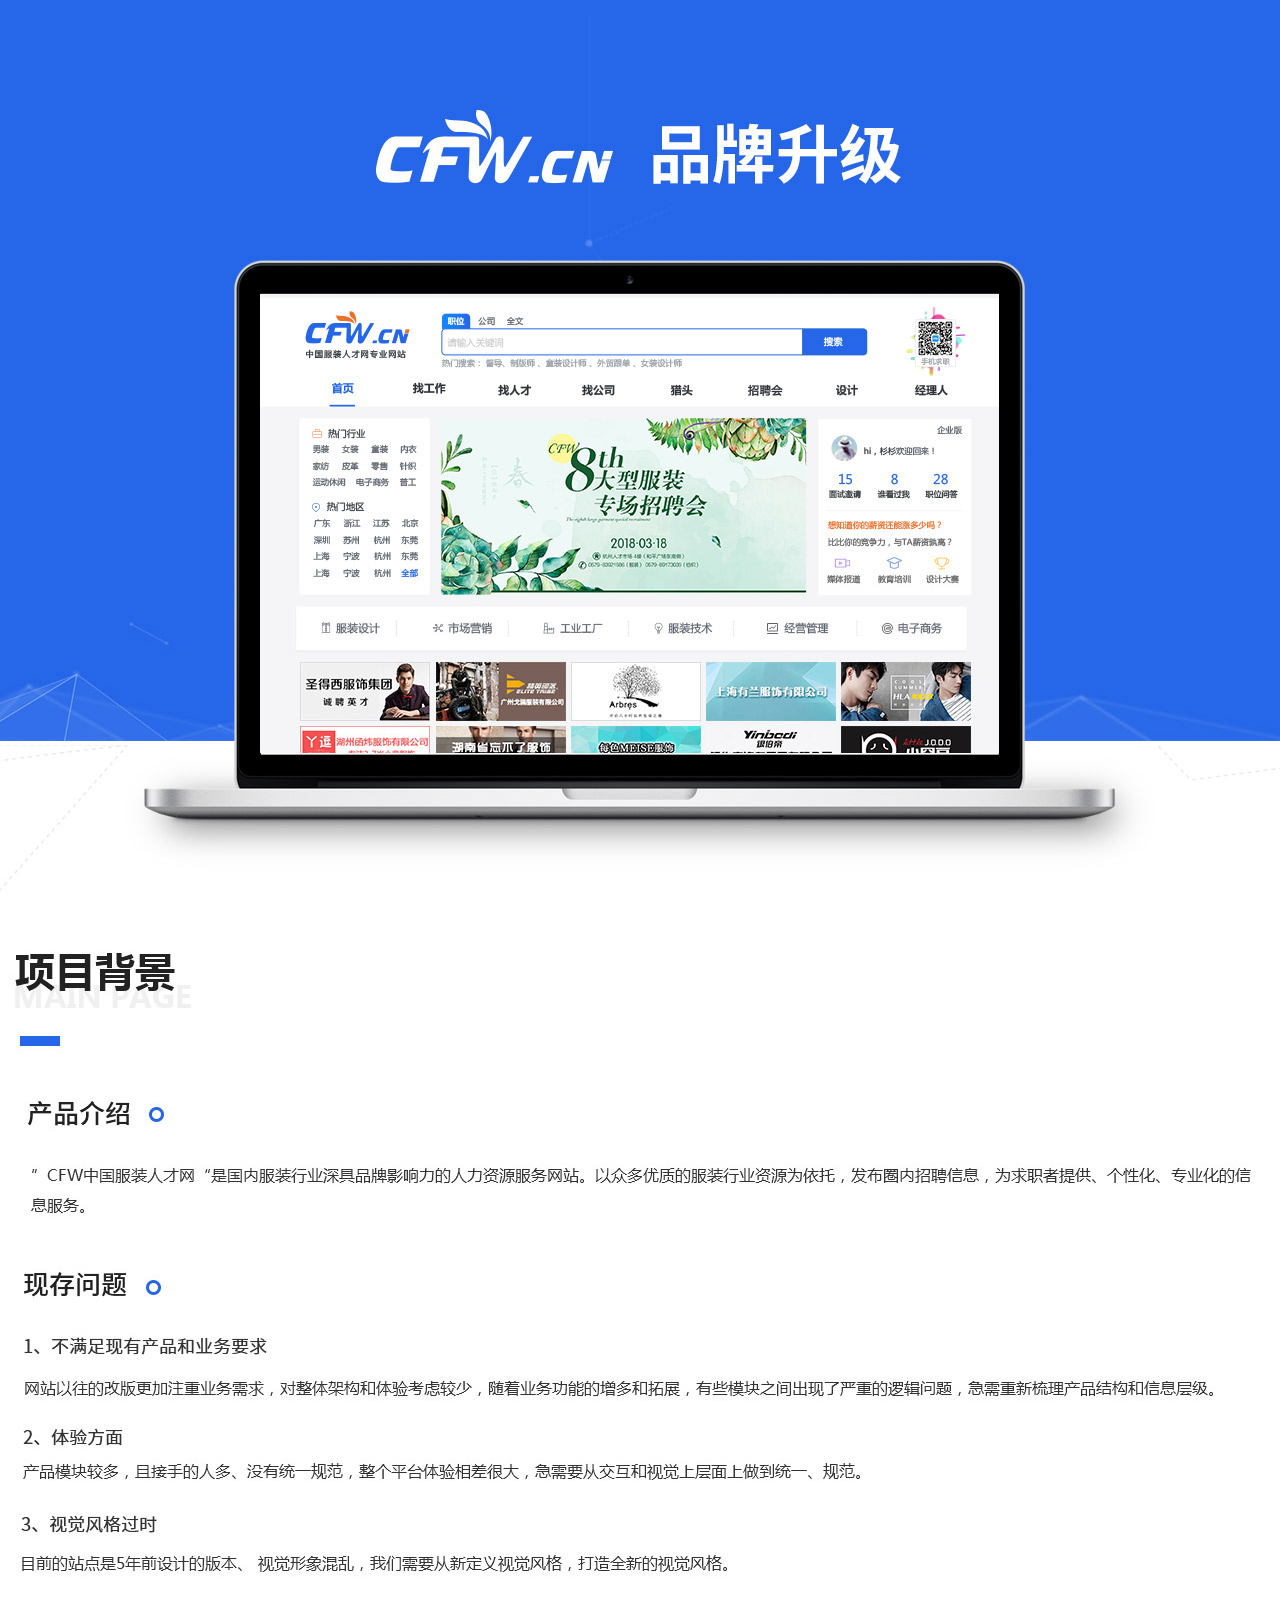
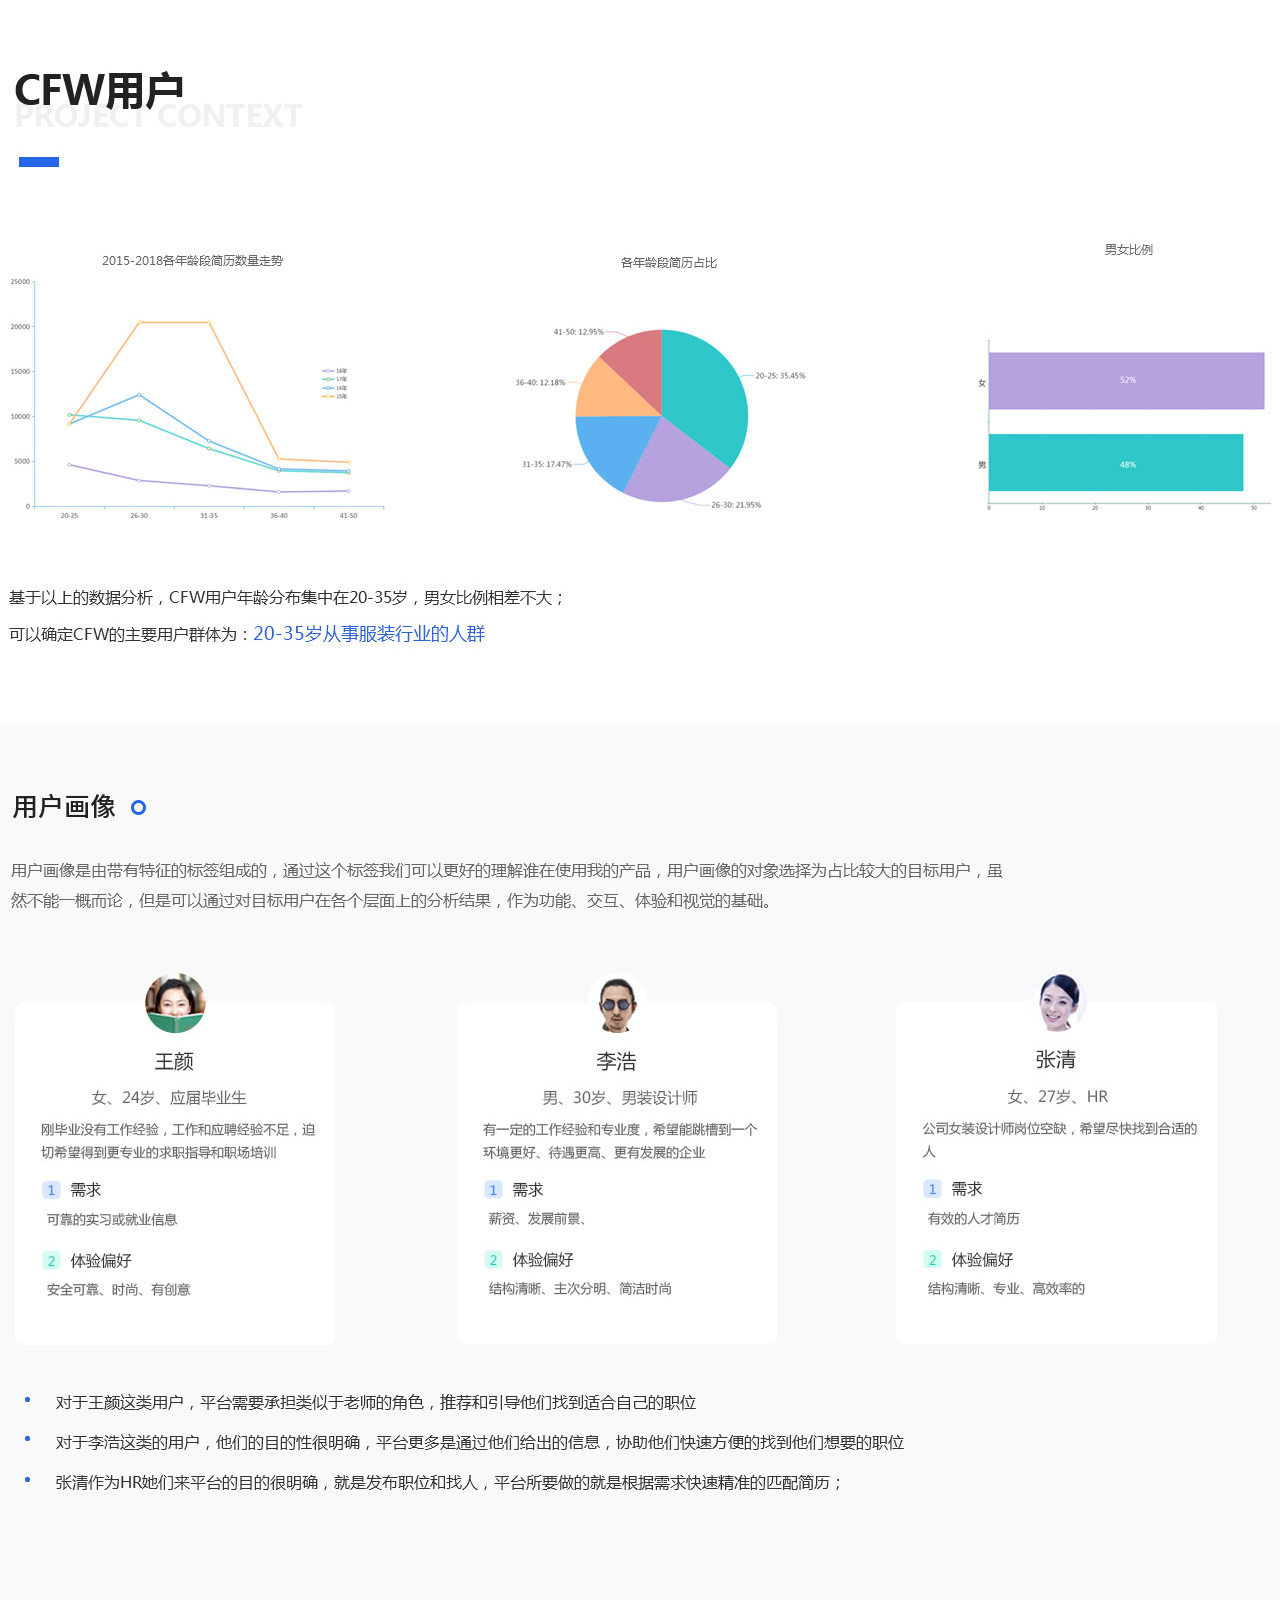
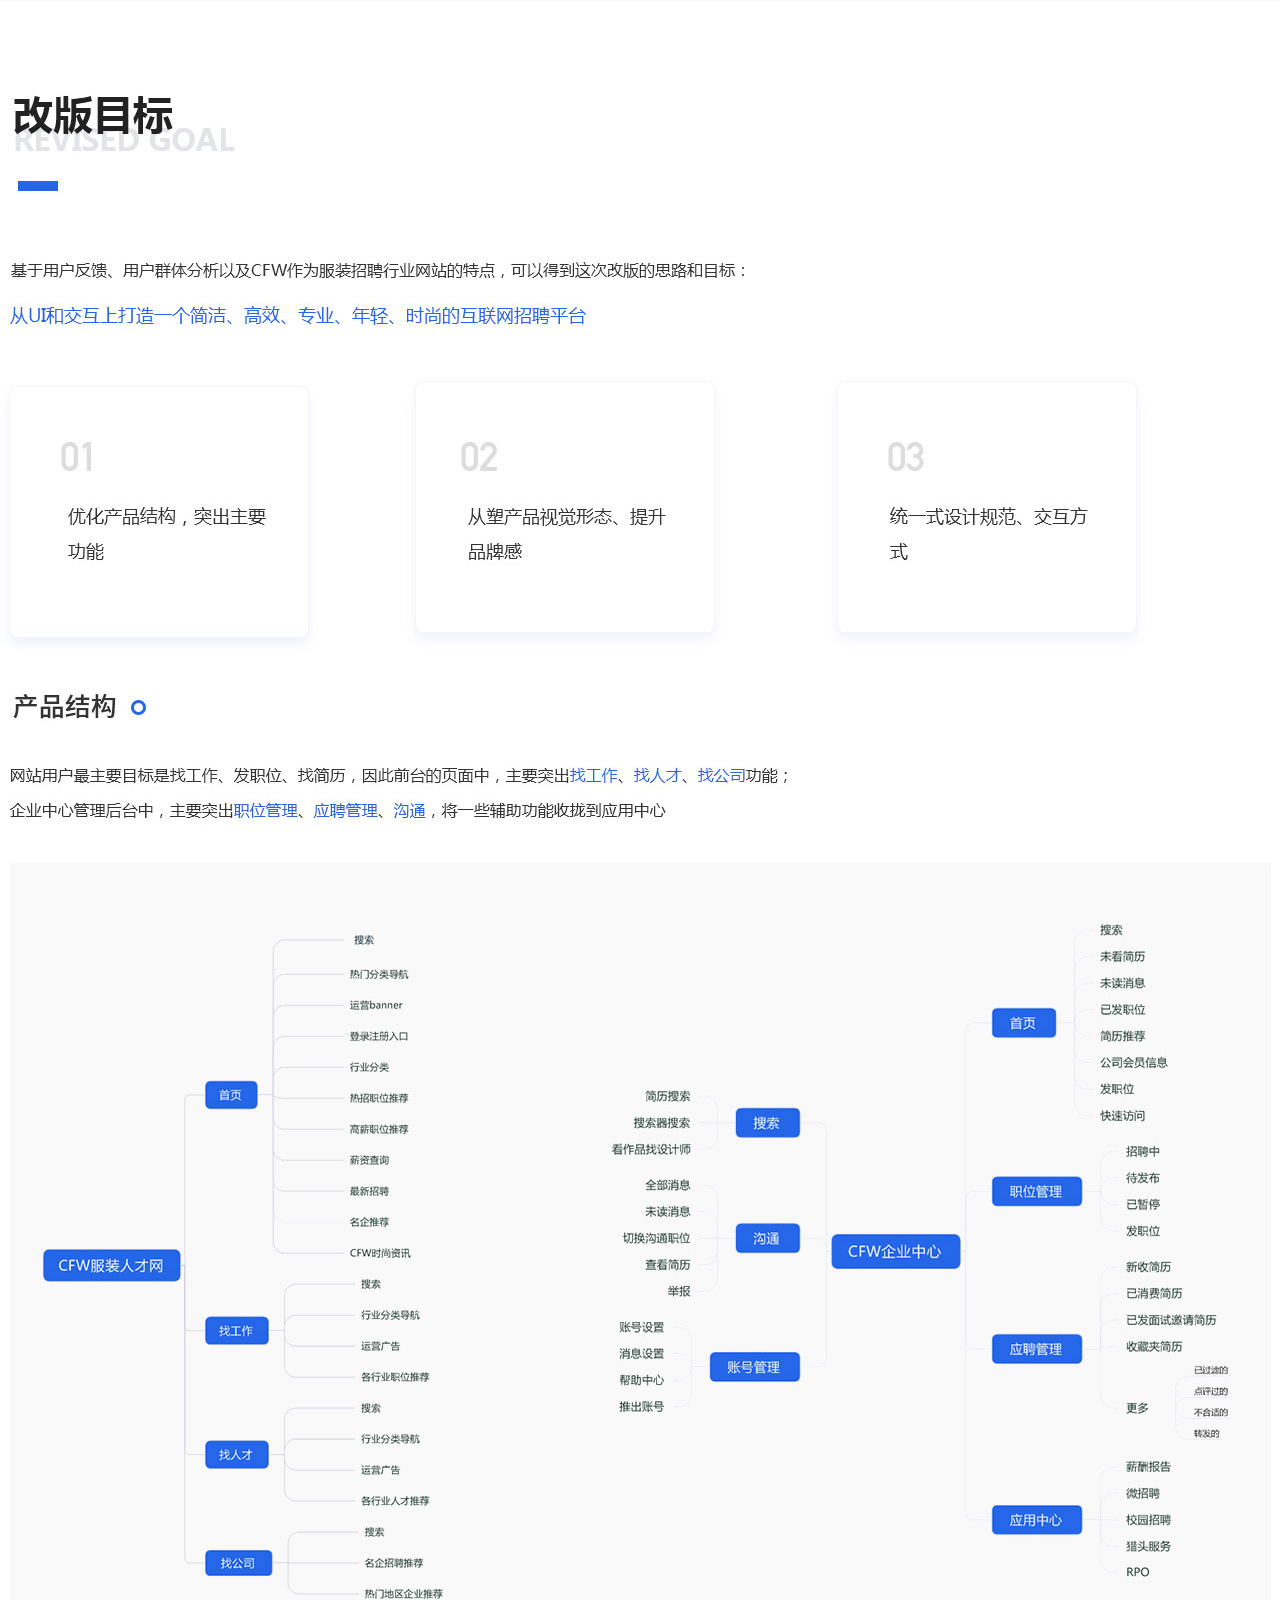
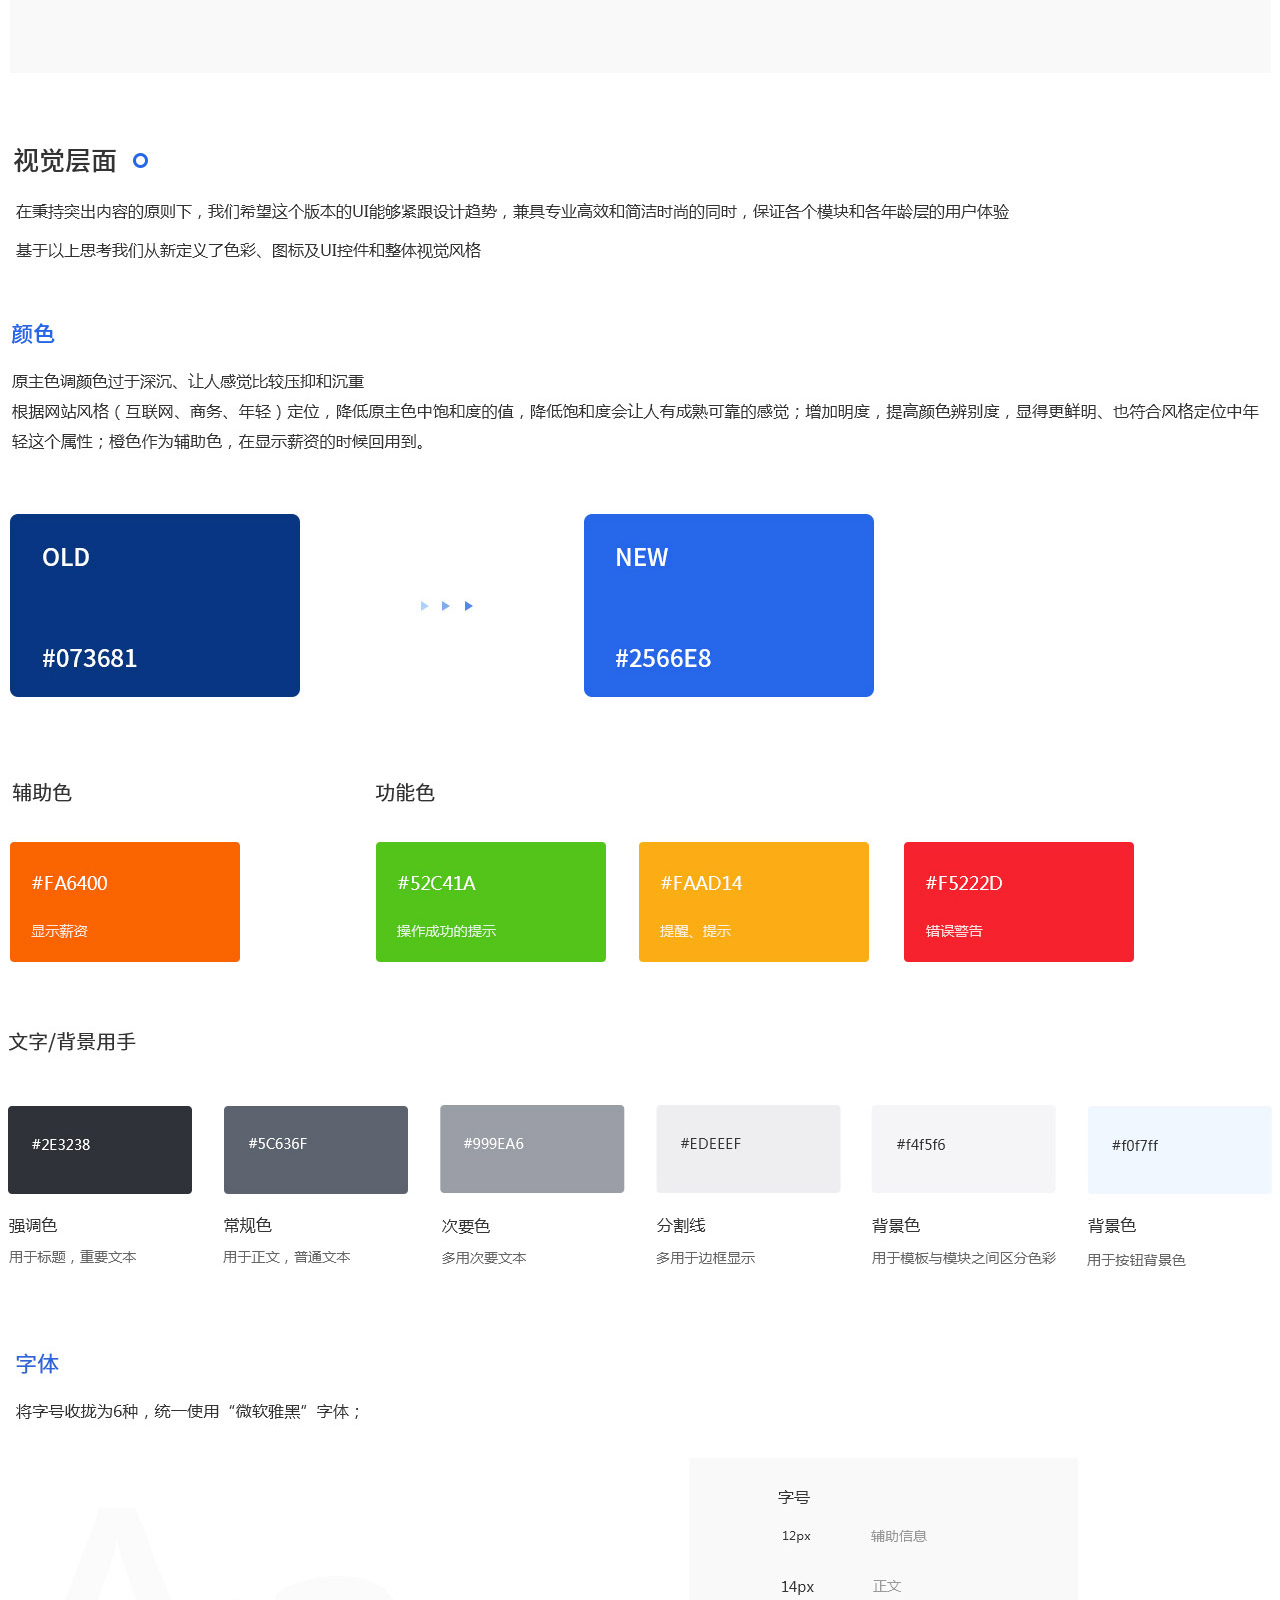
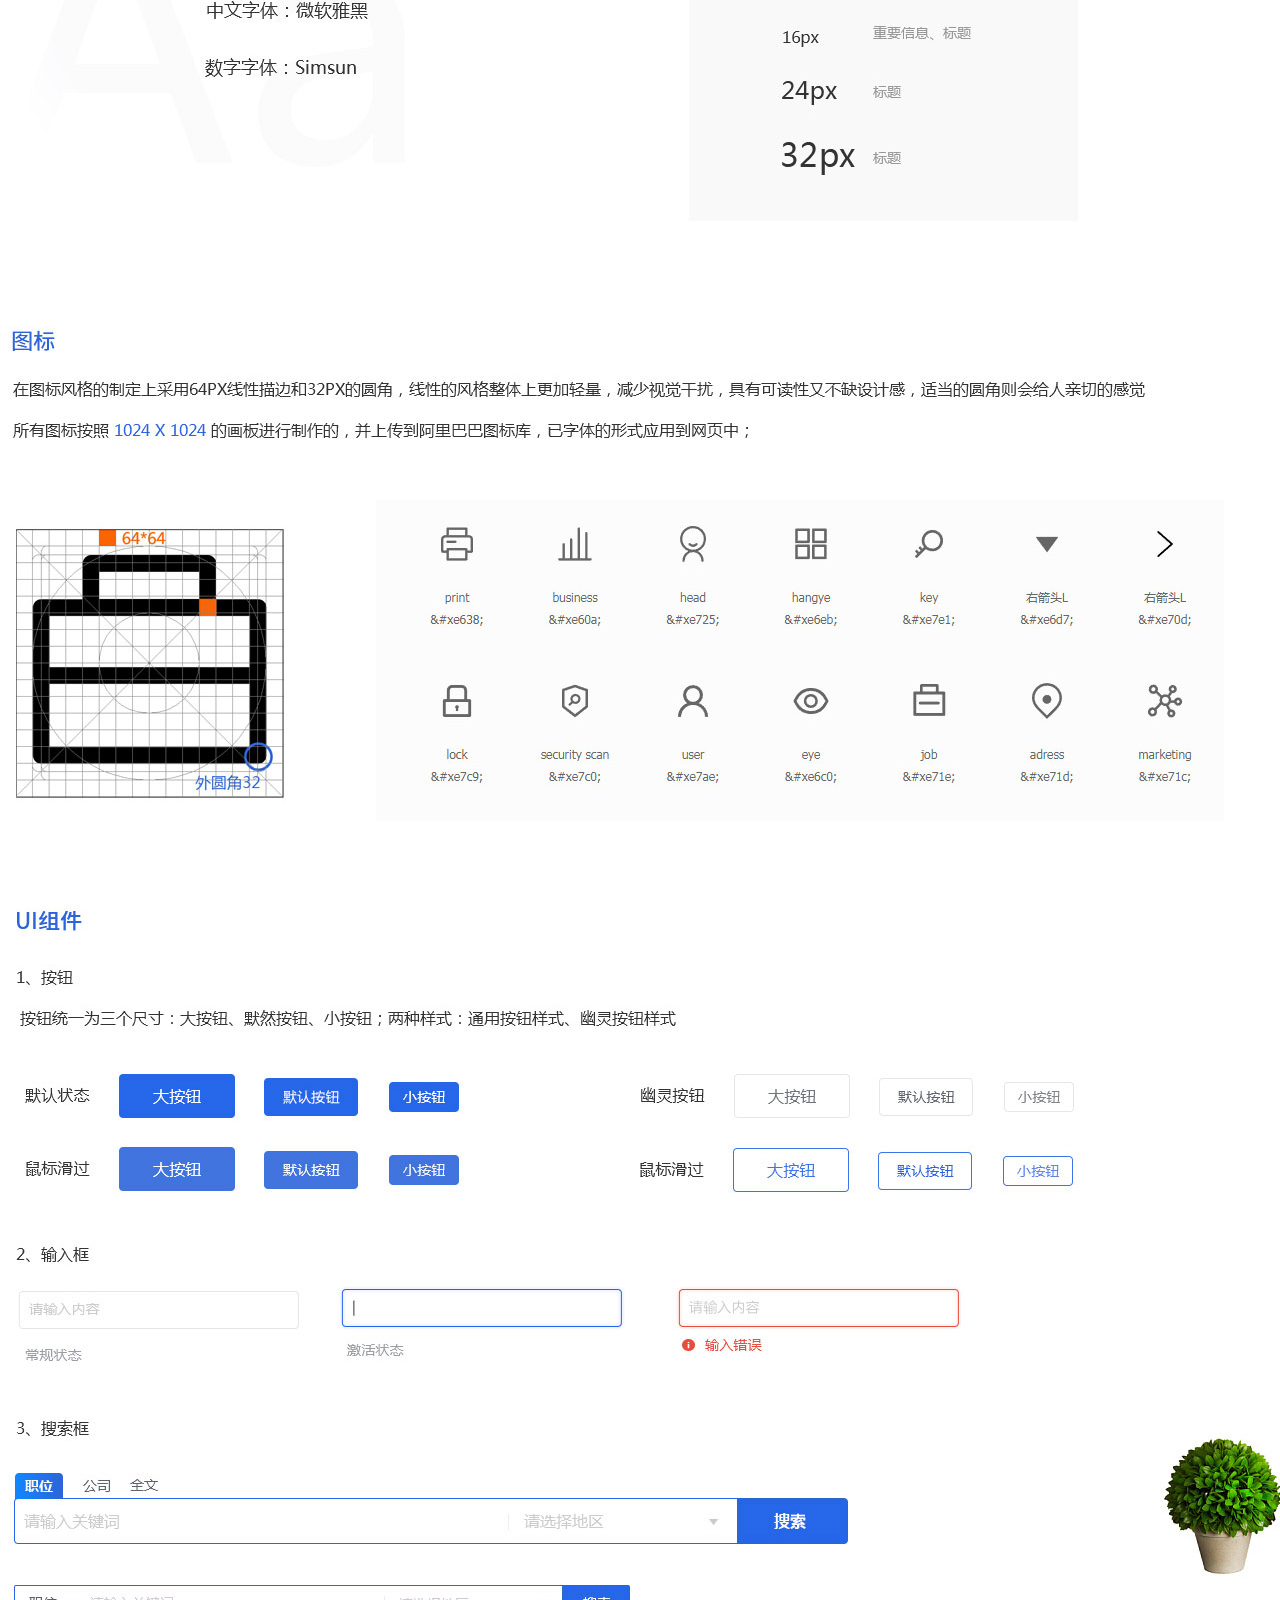
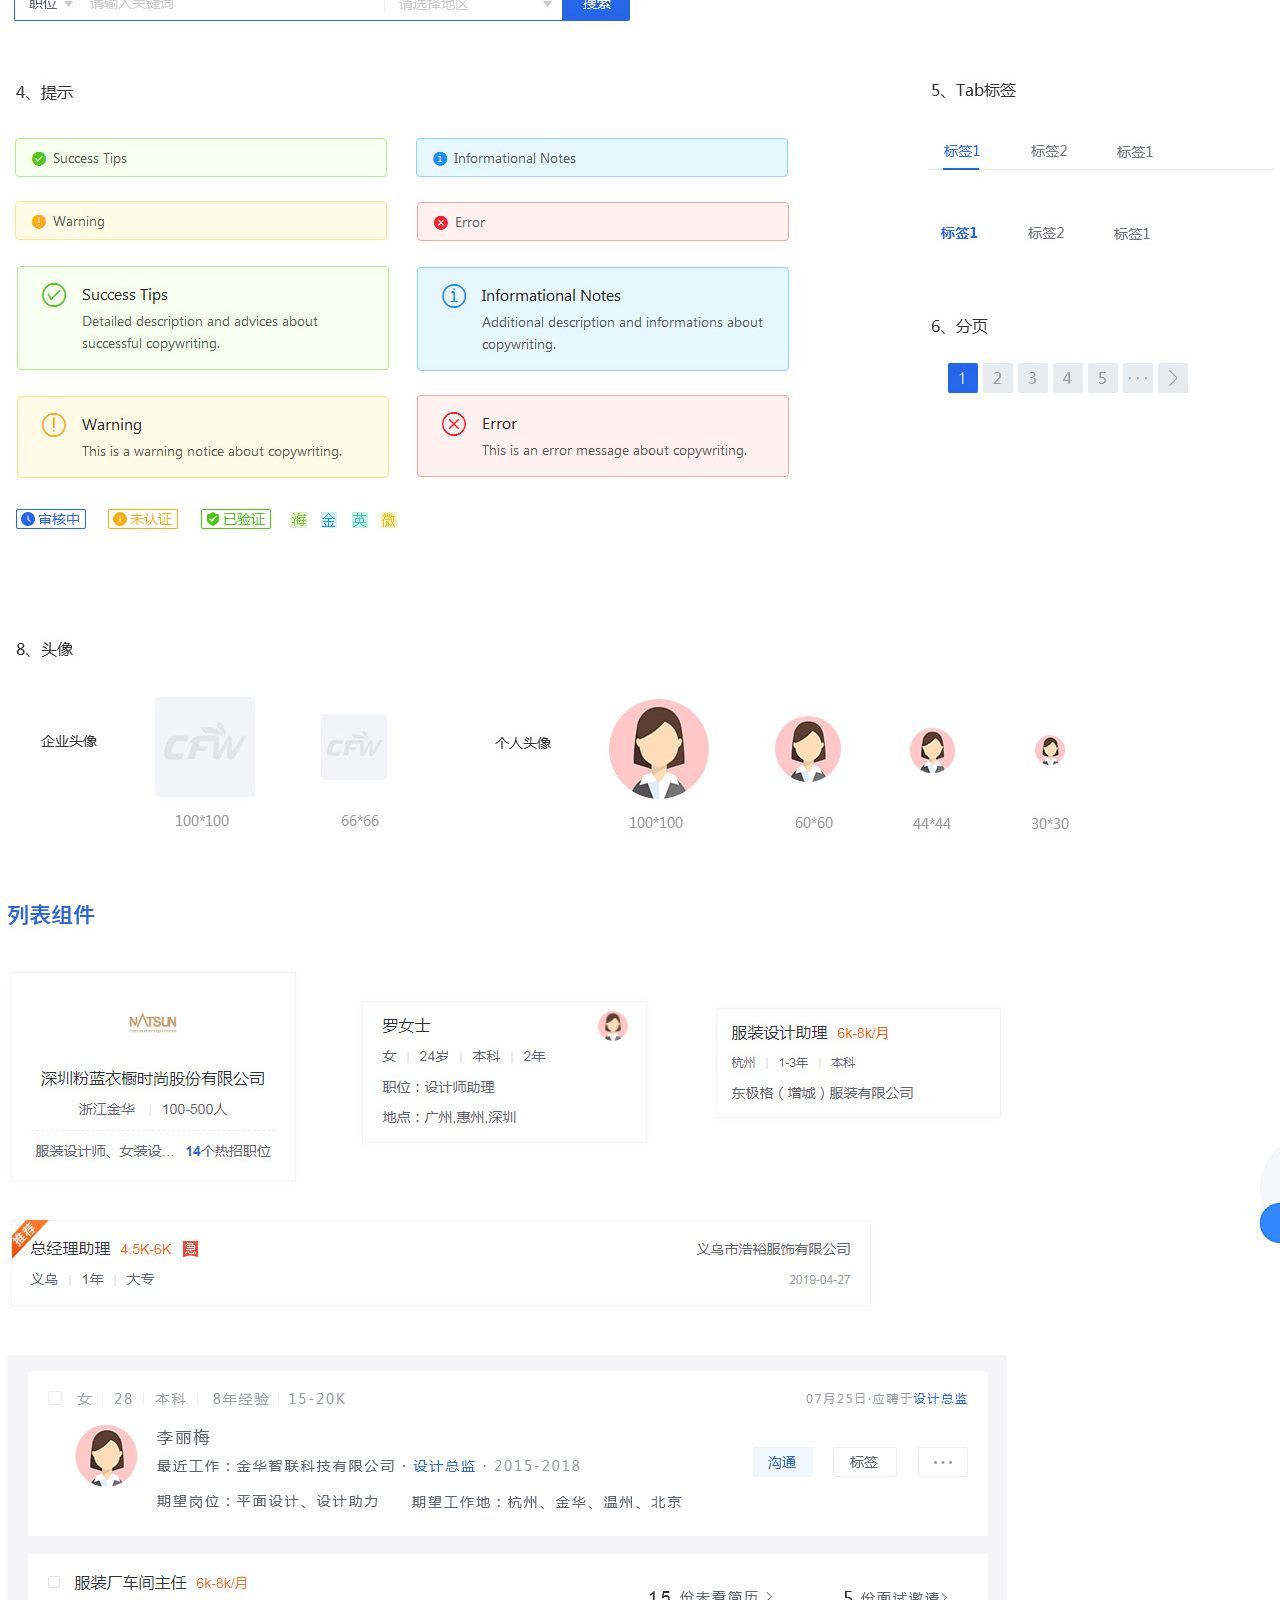
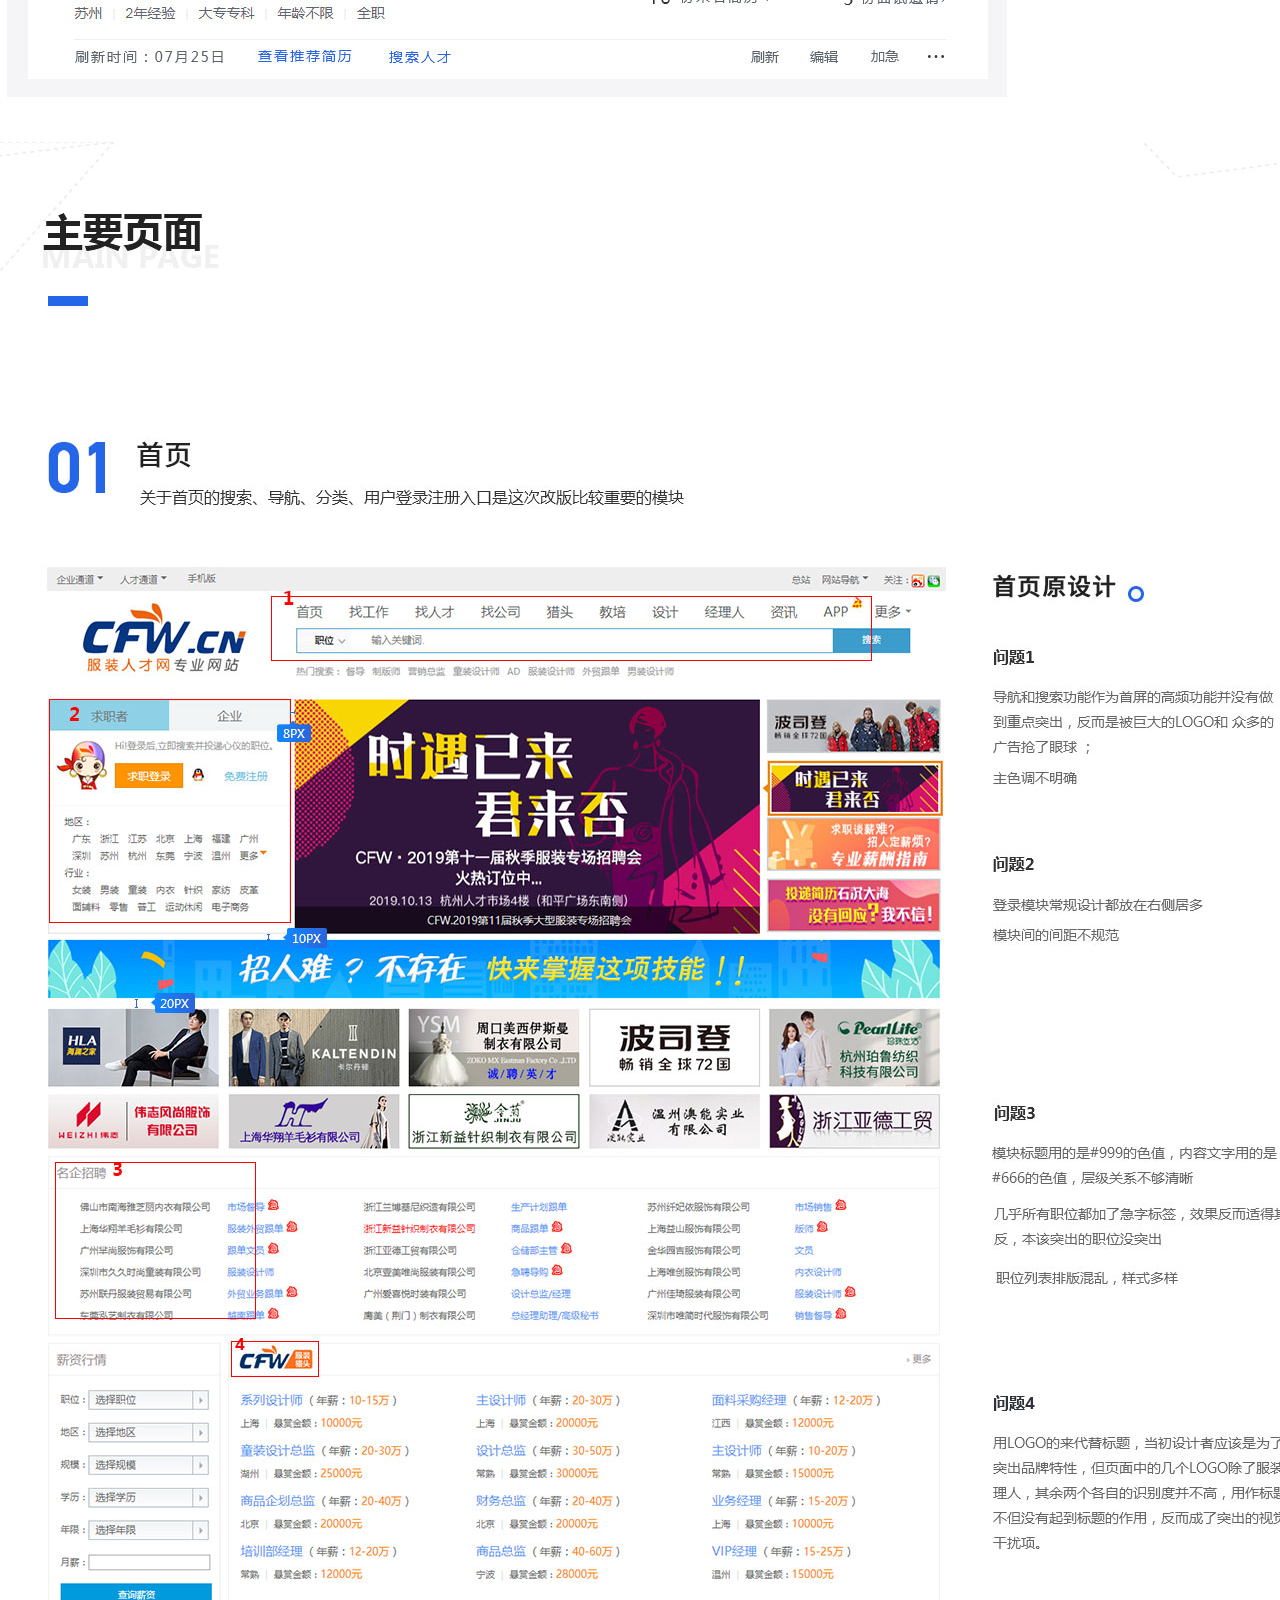
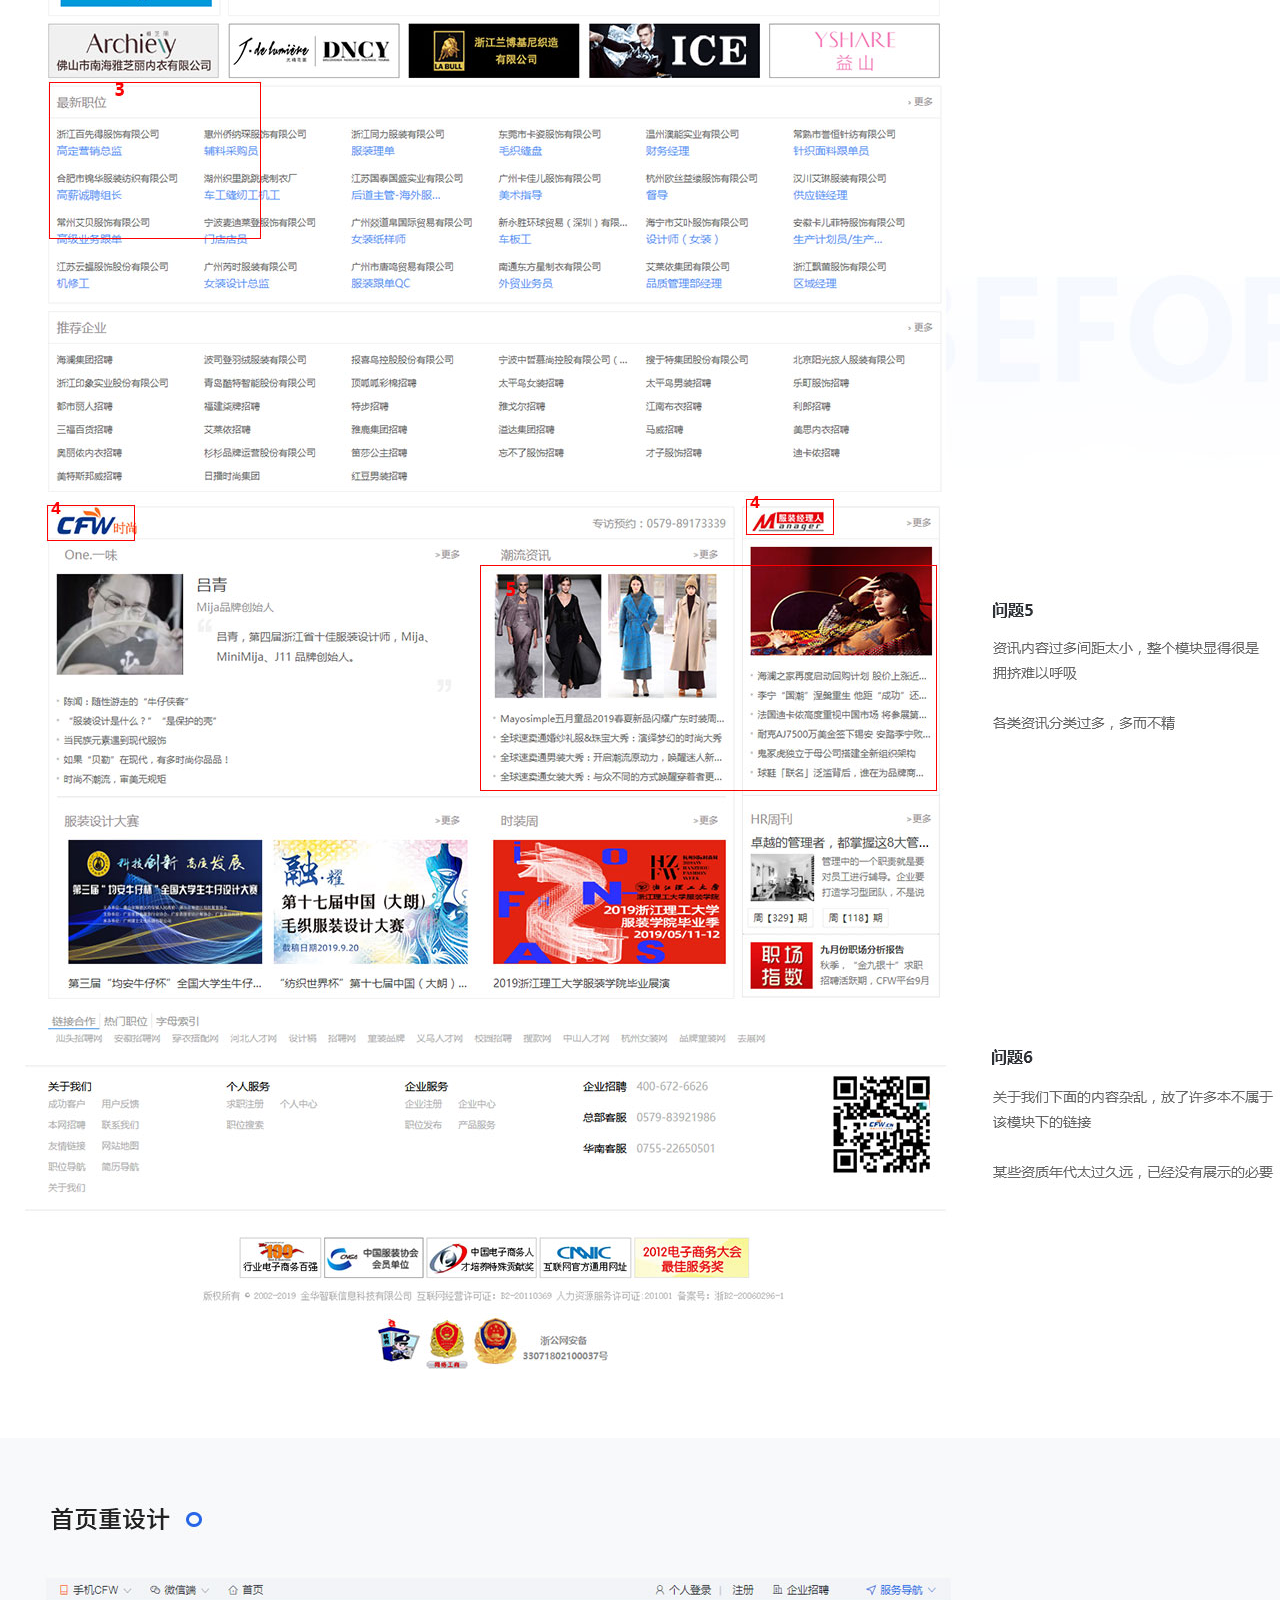
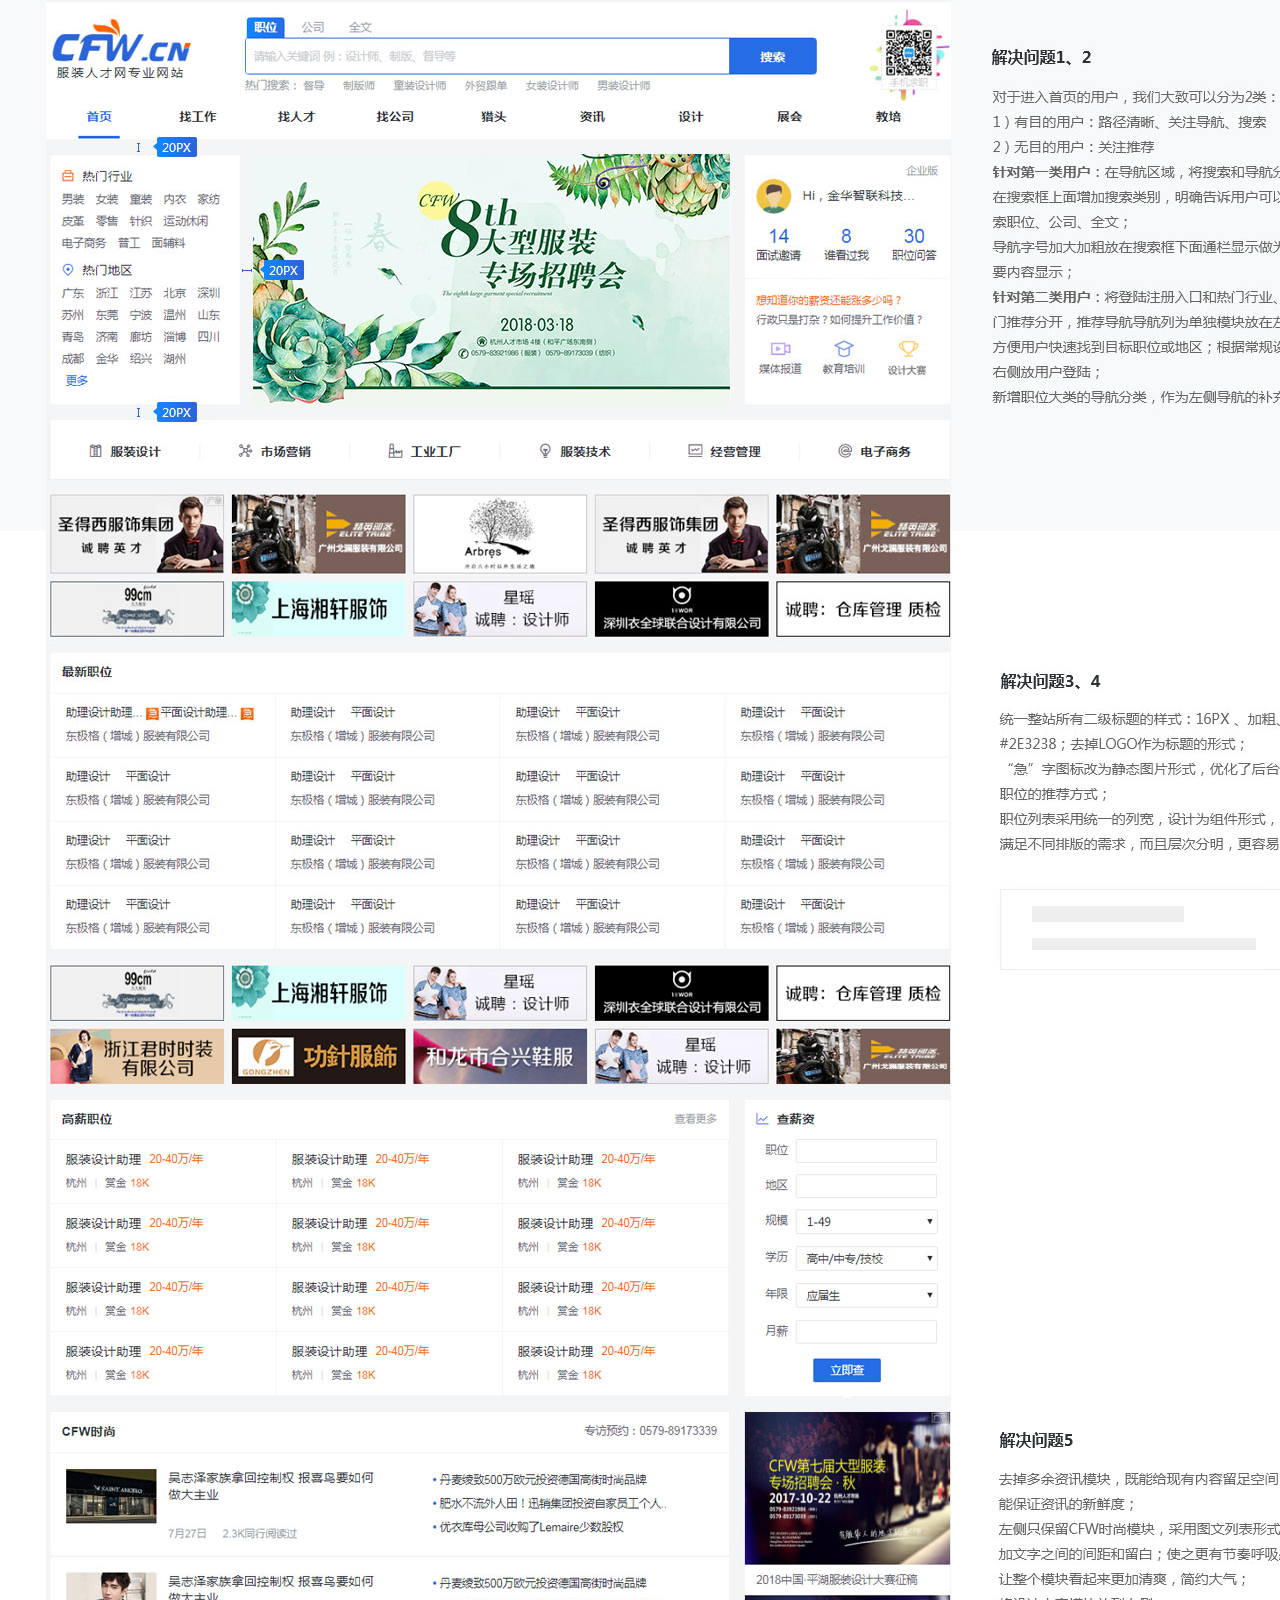
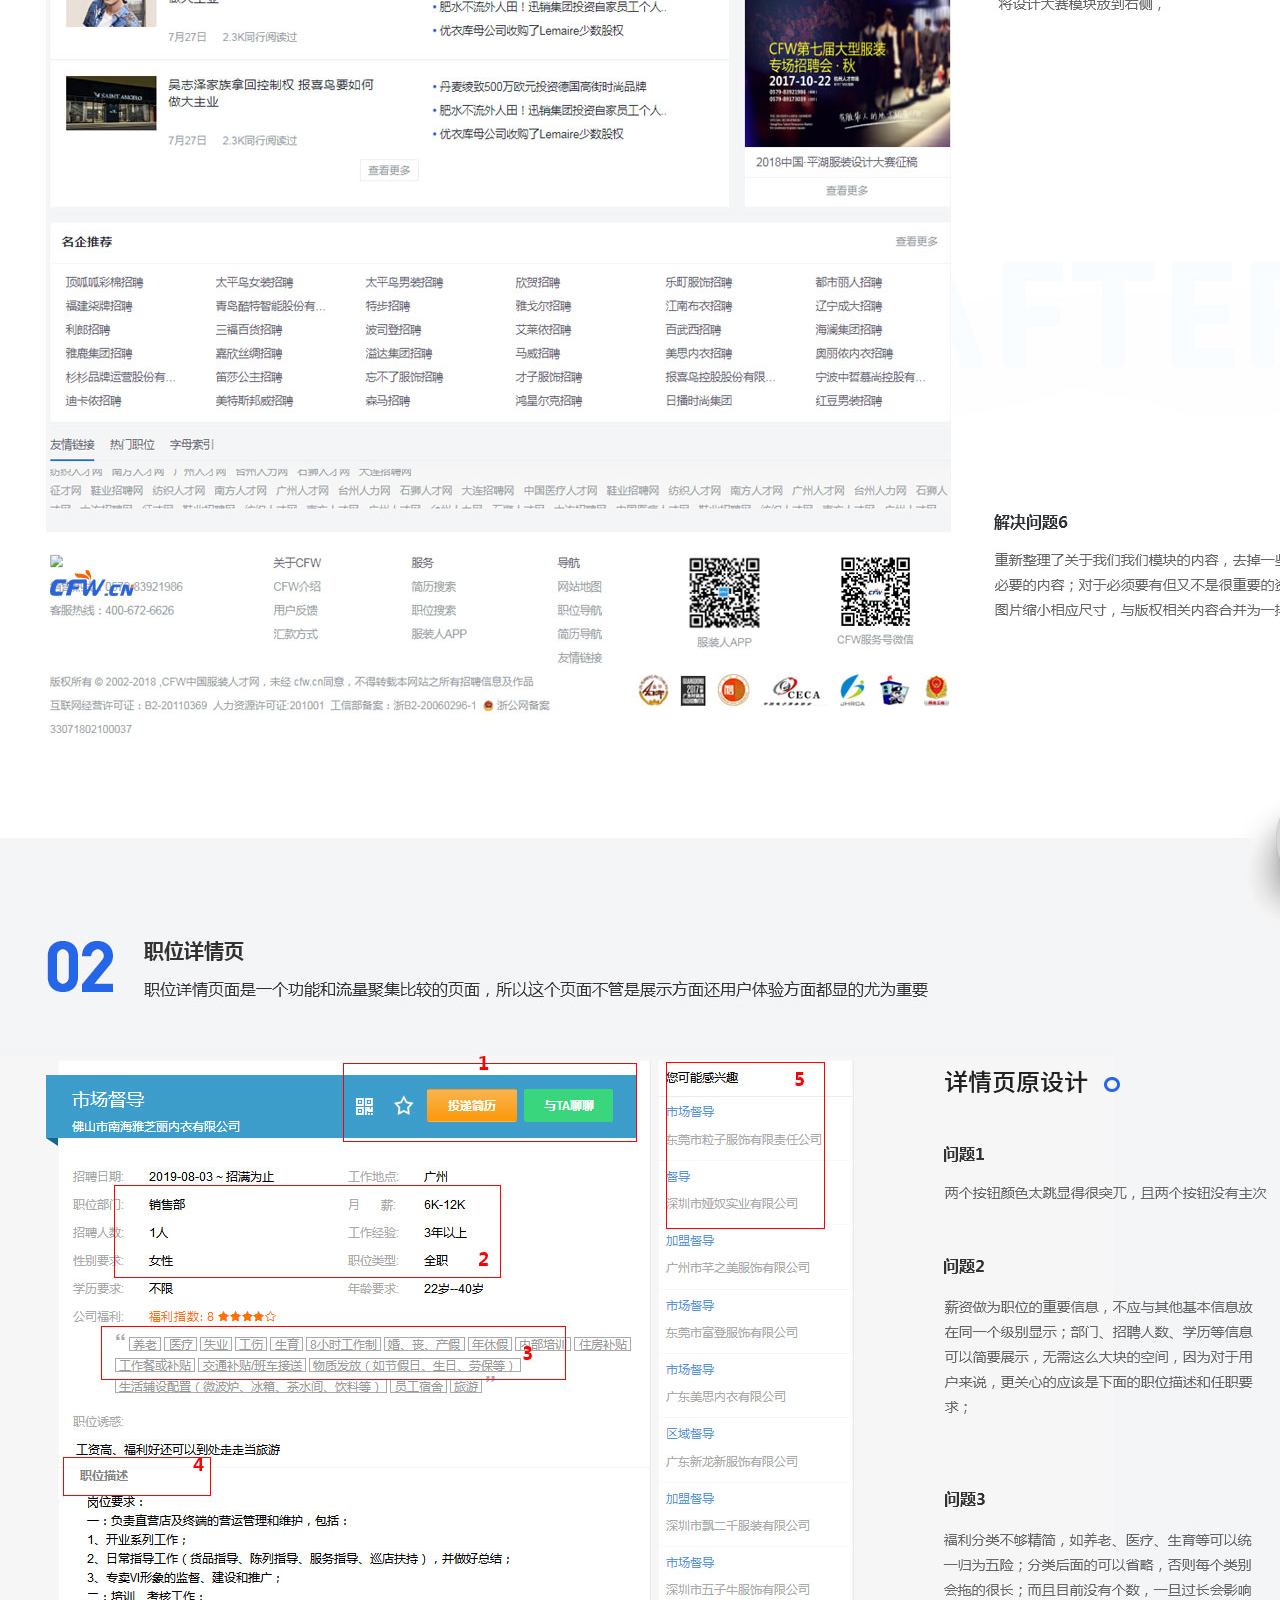
<file: web.html>
<!DOCTYPE html>
<html>
	<head>
		<meta charset="UTF-8">
		<title></title>
		<style>
			* {margin: 0;padding: 0;}
			p{height: 573px; background-repeat: no-repeat; background-position: center;}
		</style>
	</head>
	<body>
		<p style="background-image: url(img/web/cfw_pc_01.jpg) ;"></p>
		<p style="background-image: url(img/web/cfw_pc_02.jpg) ;"></p>
		<p style="background-image: url(img/web/cfw_pc_03.jpg) ;"></p>
		<p style="background-image: url(img/web/cfw_pc_04.jpg) ;"></p>
		<p style="background-image: url(img/web/cfw_pc_05.jpg) ;"></p>
		<p style="background-image: url(img/web/cfw_pc_06.jpg) ;"></p>
		<p style="background-image: url(img/web/cfw_pc_07.jpg) ;"></p>
		<p style="background-image: url(img/web/cfw_pc_08.jpg) ;"></p>
		<p style="background-image: url(img/web/cfw_pc_09.jpg) ;"></p>
		<p style="background-image: url(img/web/cfw_pc_10.jpg) ;"></p>
		<p style="background-image: url(img/web/cfw_pc_11.jpg) ;"></p>
		<p style="background-image: url(img/web/cfw_pc_12.jpg) ;"></p>
		<p style="background-image: url(img/web/cfw_pc_13.jpg) ;"></p>
		<p style="background-image: url(img/web/cfw_pc_14.jpg) ;"></p>
		<p style="background-image: url(img/web/cfw_pc_15.jpg) ;"></p>
		<p style="background-image: url(img/web/cfw_pc_16.jpg) ;"></p>
		<p style="background-image: url(img/web/cfw_pc_17.jpg) ;"></p>
		<p style="background-image: url(img/web/cfw_pc2_01.jpg) ;"></p>
		<p style="background-image: url(img/web/cfw_pc2_02.jpg) ;"></p>
		<p style="background-image: url(img/web/cfw_pc2_03.jpg) ;"></p>
		<p style="background-image: url(img/web/cfw_pc2_04.jpg) ;"></p>
		<p style="background-image: url(img/web/cfw_pc2_05.jpg) ;"></p>
		<p style="background-image: url(img/web/cfw_pc2_06.jpg) ;"></p>
		<p style="background-image: url(img/web/cfw_pc2_07.jpg) ;"></p>
		<p style="background-image: url(img/web/cfw_pc2_08.jpg) ;"></p>
		<p style="background-image: url(img/web/cfw_pc2_09.jpg) ;"></p>
		<p style="background-image: url(img/web/cfw_pc2_10.jpg) ;"></p>
		<p style="background-image: url(img/web/cfw_pc2_11.jpg) ;"></p>
		<p style="background-image: url(img/web/cfw_pc2_12.jpg) ;"></p>
		<p style="background-image: url(img/web/cfw_pc2_13.jpg) ;"></p>
		<p style="background-image: url(img/web/cfw_pc2_14.jpg) ;"></p>
		<p style="background-image: url(img/web/cfw_pc2_15.jpg) ;"></p>
		<p style="background-image: url(img/web/cfw_pc2_16.jpg) ;"></p>
		<p style="background-image: url(img/web/cfw_pc2_17.jpg) ;"></p>
		<p style="background-image: url(img/web/cfw_pc2_18.jpg) ;"></p>
		<p style="background-image: url(img/web/cfw_pc2_19.jpg) ;"></p>
		<p style="background-image: url(img/web/cfw_pc2_20.jpg) ;"></p>
		<p style="background-image: url(img/web/cfw_pc2_21.jpg) ;"></p>
		<p style="background-image: url(img/web/cfw_pc2_22.jpg) ;"></p>
		<p style="background-image: url(img/web/cfw_pc2_23.jpg) ;"></p>
		<p style="background-image: url(img/web/cfw_pc2_24.jpg) ;"></p>
		<p style="height: 176px; background: url(img/web/cfw_pc2_25.jpg) ;"></p>
		<p style="background-image: url(img/web/cfw_pc3_01.jpg) ;"></p>
		<p style="background-image: url(img/web/cfw_pc3_02.jpg) ;"></p>
		<p style="background-image: url(img/web/cfw_pc3_03.jpg) ;"></p>
		<p style="background-image: url(img/web/cfw_pc3_04.jpg) ;"></p>
		<p style="background-image: url(img/web/cfw_pc3_05.jpg) ;"></p>
		<p style="background-image: url(img/web/cfw_pc3_06.jpg) ;"></p>
		<p style="height: 459px; background: url(img/web/cfw_pc3_07.jpg) ;"></p>
	</body>
</html>
</file>
<file: css/style.css>
* {
	margin: 0;
	padding: 0;
	font-family: "Microsoft Yahei";
	list-style: none;
	text-decoration: none;
	box-sizing: border-box;
}

.wrap {
	width: 1200px;
	margin: 0 auto;
}

.screen1 {
	padding-top: 620px;
	background: url(../img/banner.jpg) no-repeat center;
}

.nav{
	width: 100%;
	height: 75px;
	line-height: 72px;
	text-align: center;
	border: 1px solid #edeeef;
	background: rgba(255, 255, 255, 0.9);
}

.nav li {
	display: inline-block;
}
.nav li a{
	display: block;
	font-size: 18px;
	color: #314659;
	text-decoration: none;
	margin: 0 90px;
}
.nav .current a{
	border-bottom: 2px solid #2566e8;
	color: #2566e8;
}
.nav.roll{
	position: fixed;
	top: 0;
	z-index: 999;
	background: rgba(255, 255, 255, 1);
}
.screen2 {
	background: #eff3f6;
}

.title h2 {
	color: #314659;
	font-size: 24px;
	font-weight: normal;
	text-align: center;
	padding: 80px 0 70px 0;
	background: url(../img/bg_title.png) no-repeat center;
}

.title span {
	font-size: 12px;
	display: block;
	text-transform: uppercase;
}
.post {
	margin-left: -30px;
	overflow: hidden;
}
.post li {
	float: left;
	width: 380px;
	text-align: center;
	margin: 0 0 60px 30px;
	position: relative;		
}

.post .cover{
	position: relative;
	display: block;		
	color: #314659;
	
}
.post .cover .img{
	width: 380px;
	height: 280px;
	border-radius: 4px;
	overflow: hidden;
} 
.post .cover img{
	transition: all 0.8s;
    -webkit-transition: all 1.2s;
    -moz-transition: 0.3s;
}
.post .cover:hover img {
	-webkit-transform: scale(1.05);
	-moz-transform: scale(1.05);
	-ms-transform: scale(1.05);
	transform: scale(1.05)
}

.post li .cover .tit {
	padding: 15px 0;
}
.about{
	overflow: hidden;
	box-shadow: 0 0 12px rgba(37, 102, 232, 0.1);
}
.about .left{
	float: left;
	width: 600px;
	height: 600px;
	padding: 40px;
	color: #fff;
	font-size: 14px;
	line-height: 30px;
	background:#2566e8 url(../img/bg_about.jpg) no-repeat bottom ;
}
.about .left p{
	margin-bottom: 10px;
}
.about .photo{
	float: left;
	width: 600px;
	height: 600px;
	background: #fff;
	overflow: hidden;
}
.idea{
	text-align: center;
	color: #1d262f;
	font-size: 26px;
	padding: 130px 0 270px 0;
	background: url(../img/bg_foot.jpg) no-repeat bottom;
}
.foot{
	height: 50px;
	line-height: 50px;
	font-size: 14px;
	color: #d1d5d8;
	background:#1d262f;
	text-align: center;
}
</file>
